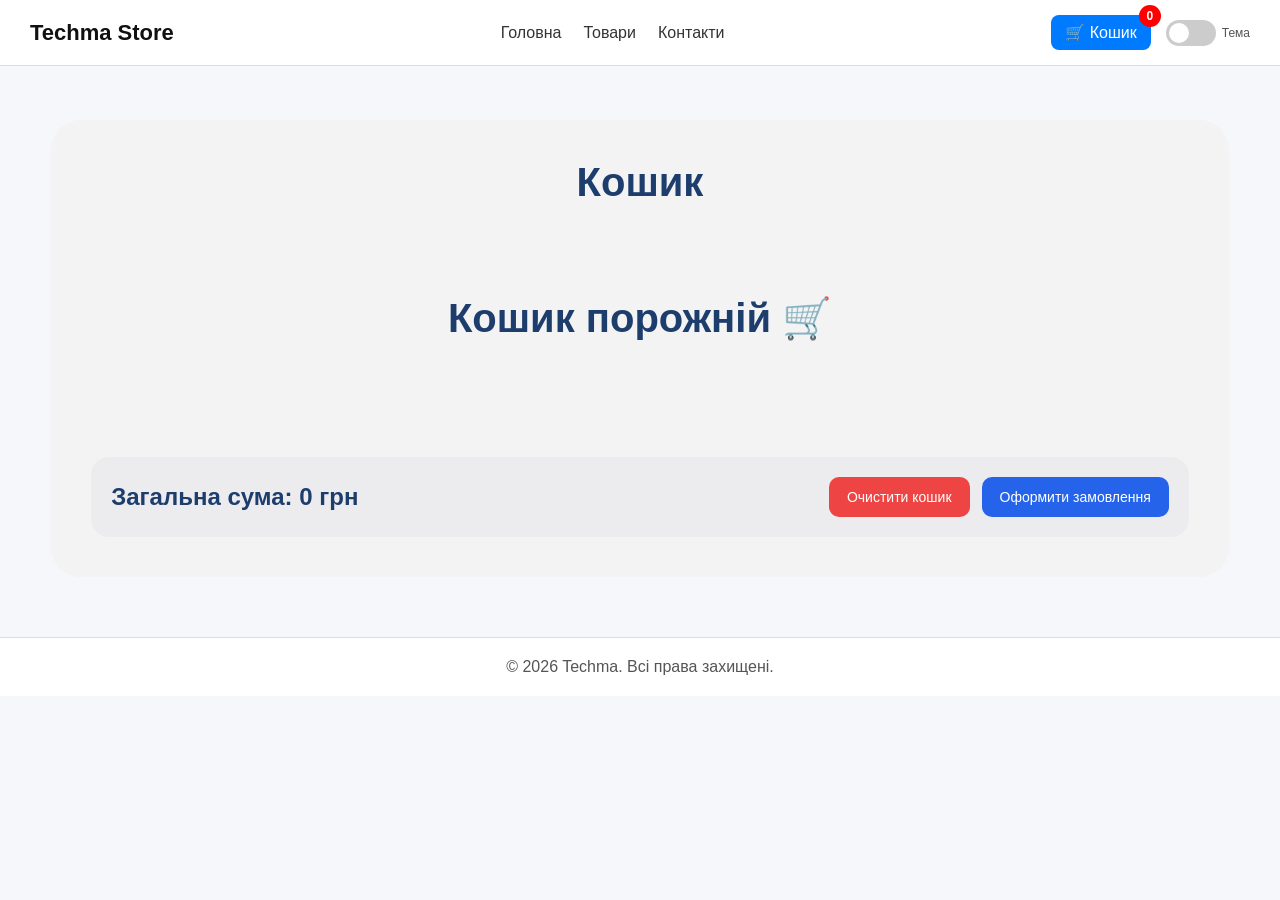
<file: cart.html>
<!DOCTYPE html>
<html lang="uk">

<head>
    <meta charset="UTF-8">
    <meta name="viewport" content="width=device-width, initial-scale=1.0">

    <title>Кошик | Techma</title>

    <link rel="stylesheet" href="cart.css">
</head>

<body>

<!-- =========================
     HEADER
========================= -->

<header class="header">

    <!-- LOGO -->
    <a href="index.html" class="logo">Techma Store</a>


    <!-- NAVIGATION -->
    <nav class="nav">

        <a href="index.html">
            Головна
        </a>

        <a href="catalog.html">
            Товари
        </a>

        <a href="contacts.html">
            Контакти
        </a>

    </nav>



    <!-- RIGHT SIDE -->
    <div class="header-actions">

        <!-- CART -->
        <a href="cart.html" class="cart-btn">

            🛒 Кошик

            <span id="cart-count">
                0
            </span>

        </a>



        <!-- THEME -->
        <div class="theme-box">

            <label class="theme-switch">

                <input type="checkbox" id="theme-toggle">

                <span class="slider-switch"></span>

            </label>

            <span class="theme-text">
                Тема
            </span>

        </div>

    </div>

</header>



<!-- =========================
     MAIN
========================= -->

<main class="cart-page">

    <h2>
        Кошик
    </h2>



    <!-- СПИСОК ТОВАРІВ -->
    <div id="cart-container"></div>



    <!-- BOTTOM -->
    <div class="cart-bottom">

        <!-- TOTAL -->
        <div class="cart-total">

            Загальна сума:
            <span id="total-price">
                0
            </span>
            грн

        </div>



        <!-- BUTTONS -->
        <div class="cart-buttons">

            <button class="clear-cart-btn">

                Очистити кошик

            </button>



            <button class="order-btn">

                Оформити замовлення

            </button>

        </div>

    </div>

</main>



<!-- =========================
     FOOTER
========================= -->

<footer class="footer">

    <p>
        © 2026 Techma. Всі права захищені.
    </p>

</footer>



<!-- =========================
     CLEAR CART MODAL
========================= -->

<div class="confirm-modal" id="confirm-modal">

    <div class="confirm-box">

        <h3>
            Очистити кошик?
        </h3>

        <p>
            Ви впевнені, що хочете видалити всі товари?
        </p>



        <div class="confirm-buttons">

            <button id="cancel-clear">

                Скасувати

            </button>



            <button id="confirm-clear">

                Так, очистити

            </button>

        </div>

    </div>

</div>



<!-- =========================
     ORDER MODAL
========================= -->

<div class="confirm-modal" id="order-modal">

    <div class="order-box">

        <!-- TITLE -->
        <h2>

            Оформлення замовлення

        </h2>



        <!-- PRODUCTS -->
        <div id="order-products"></div>



        <!-- TOTAL -->
        <div class="order-total">

            Загальна сума:
            <span id="order-total-price">
                0
            </span>
            ₴

        </div>



        <!-- FORM -->
        <form id="order-form">

            <!-- NAME -->
            <div class="form-group">

                <label>
                    Ім’я
                </label>

                <input 
                    type="text"
                    placeholder="Олександр"
                    required
                >

            </div>



            <!-- SURNAME -->
            <div class="form-group">

                <label>
                    Прізвище
                </label>

                <input 
                    type="text"
                    placeholder="Іваненко"
                    required
                >

            </div>



            <!-- PHONE -->
            <div class="form-group">

                <label>
                    Телефон
                </label>

                <input 
                    type="tel"
                    placeholder="+380..."
                    required
                >

            </div>



            <!-- EMAIL -->
            <div class="form-group">

                <label>
                    Email
                </label>

                <input 
                    type="email"
                    placeholder="example@gmail.com"
                    required
                >

            </div>



            <!-- CITY -->
            <div class="form-group">

                <label>
                    Місто
                </label>

                <input 
                    type="text"
                    placeholder="Київ"
                    required
                >

            </div>



            <!-- POST -->
            <div class="form-group">

                <label>
                    Відділення Нової Пошти
                </label>

                <input 
                    type="text"
                    placeholder="№12"
                    required
                >

            </div>



            <!-- BUTTONS -->
            <div class="order-buttons">

                <!-- CANCEL -->
                <button 
                    type="button"
                    id="close-order-modal"
                >

                    Скасувати

                </button>



                <!-- SUBMIT -->
                <button type="submit">

                    Підтвердити замовлення

                </button>

            </div>

        </form>

    </div>

</div>

<!-- SUCCESS MODAL -->

<div class="confirm-modal" id="success-modal">

    <div class="success-box">

        <!-- ICON -->
        <div class="success-icon">

            ✓

        </div>



        <!-- TITLE -->
        <h2>

            Замовлення оформлено

        </h2>



        <!-- TEXT -->
        <p>

            Дякуємо за покупку у Techma Store

        </p>



        <!-- BUTTON -->
        <button id="success-close">

            Добре

        </button>

    </div>

</div>
<!-- EMPTY CART MODAL -->
<div class="error-modal" id="error-modal">

    <div class="error-box">

        <div class="error-icon">⚠</div>

        <h3>Кошик порожній</h3>

        <p>Додайте товари перед оформленням замовлення</p>

        <button id="close-error">
            Ок
        </button>

    </div>

</div>


<!-- =========================
     JS
========================= -->

<script src="cart.js"></script>

</body>
</html>
</file>
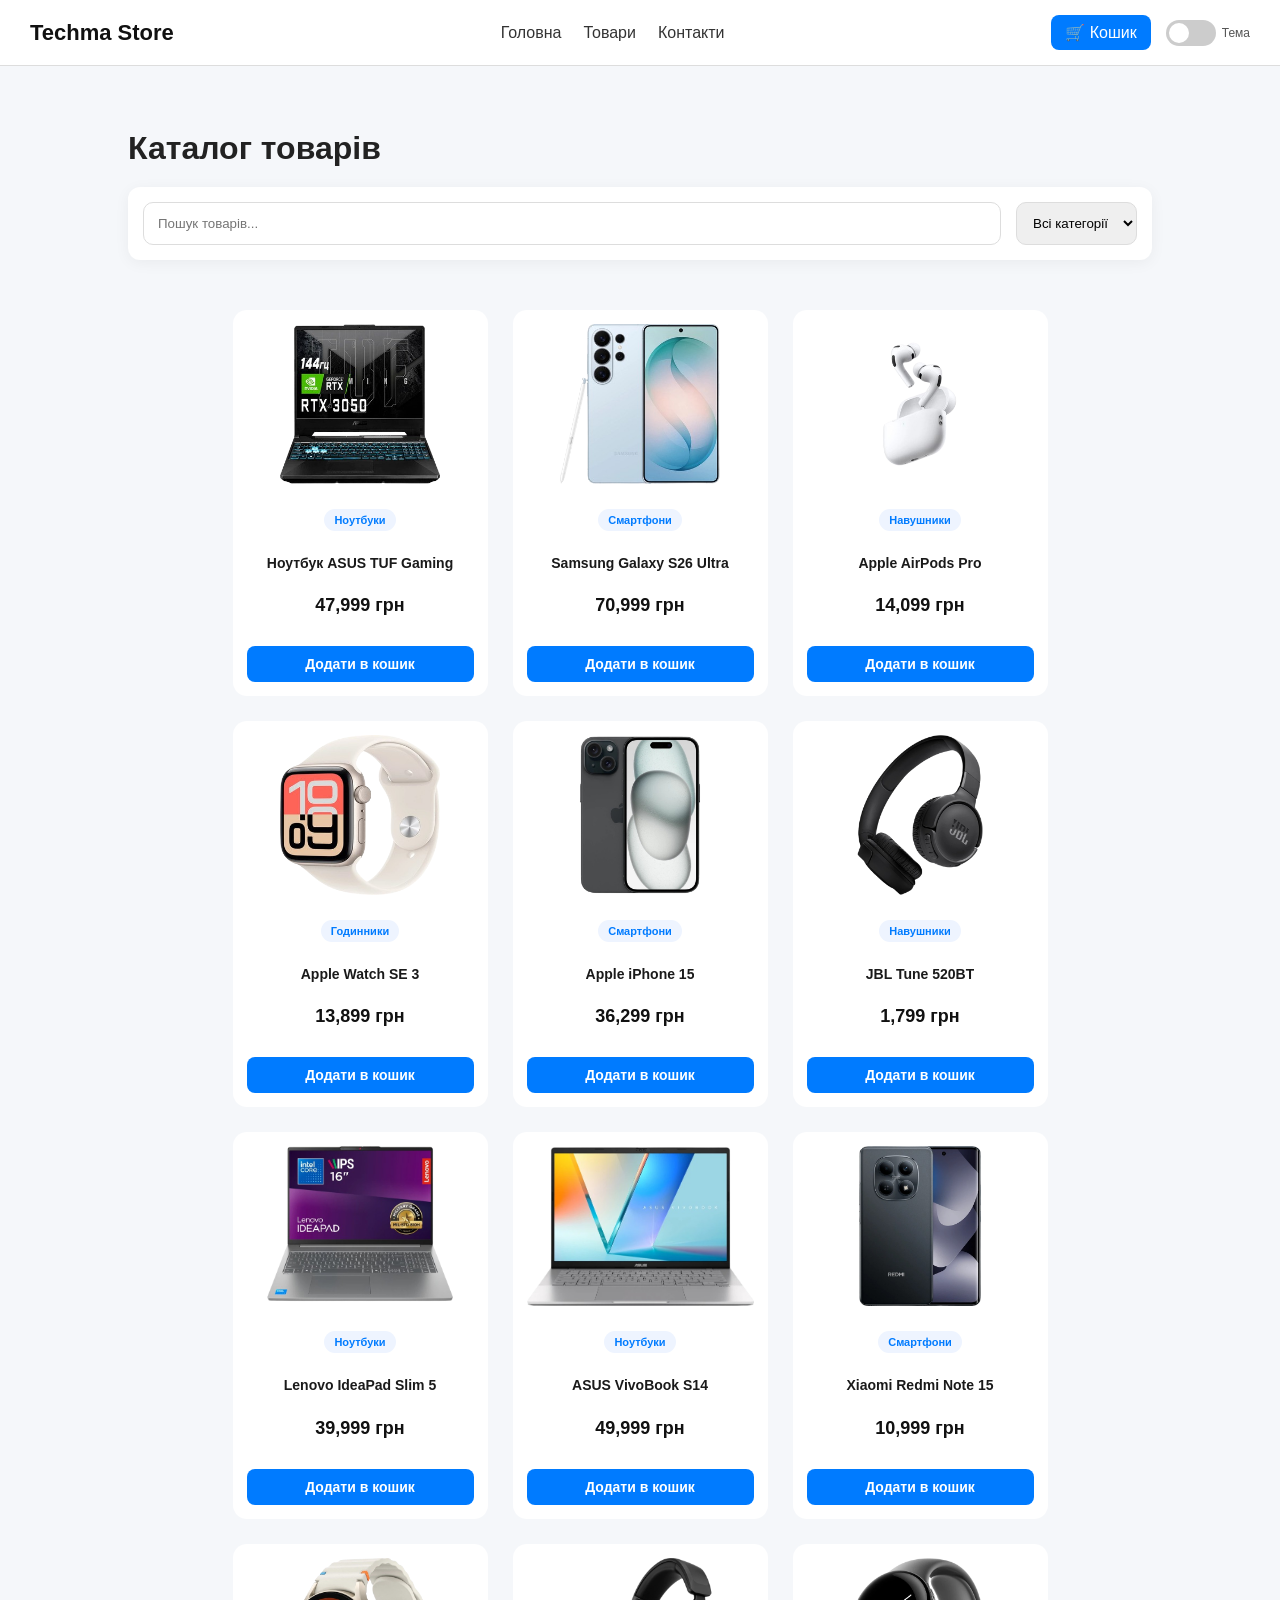
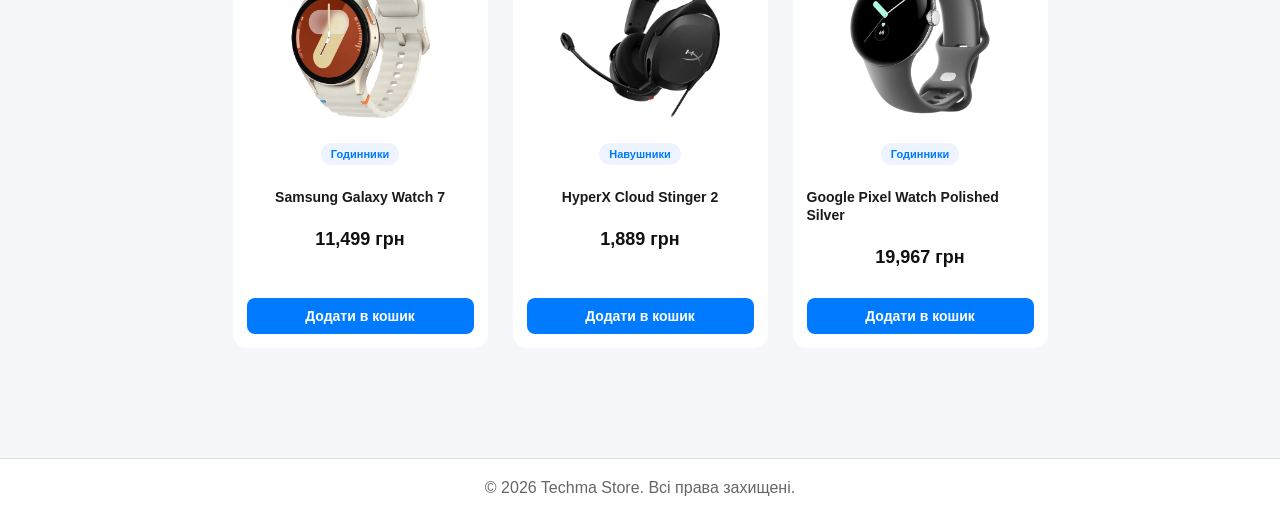
<file: catalog.html>
<!DOCTYPE html>
<html lang="uk">
<head>
    <meta charset="UTF-8">
    <meta name="viewport" content="width=device-width, initial-scale=1.0">
    <title>Каталог | Techma Store</title>
    <link rel="stylesheet" href="catalog.css">
</head>
<body>

<header class="header">

    <a href="index.html" class="logo">Techma Store</a>

    <nav class="nav">
        <a href="index.html">Головна</a>
        <a href="catalog.html">Товари</a>
        <a href="contacts.html">Контакти</a>
    </nav>

    <div class="header-actions">

    <a href="cart.html" class="cart-btn">

        🛒 Кошик

        <!-- кружечок -->
        <span id="cart-count">0</span>

    </a>



        <div class="theme-box">

            <label class="theme-switch">
                <input type="checkbox" id="theme-toggle">
                <span class="slider-switch"></span>
            </label>

            <span class="theme-text">Тема</span>

        </div>

    </div>

</header>

<!-- ===== CATALOG ===== -->
<main class="catalog">

    <h1>Каталог товарів</h1>

    <!-- ПОШУК -->
    <div class="catalog-controls">

        <input type="text" placeholder="Пошук товарів..." class="search-input">

        <select class="filter-select">
            <option>Всі категорії</option>
            <option>Ноутбуки</option>
            <option>Смартфони</option>
            <option>Навушники</option>
            <option>Годинники</option>
        </select>

    </div>
    <div class="products-container" id="products-container"></div>

    



</main>

<!-- ===== FOOTER ===== -->
<footer class="footer">
    <div class="footer-container">
        <p>© 2026 Techma Store. Всі права захищені.</p>
    </div>
</footer>

<script src="catalog.js"></script>
<div id="toast-container"></div>
</body>
</html>
</file>
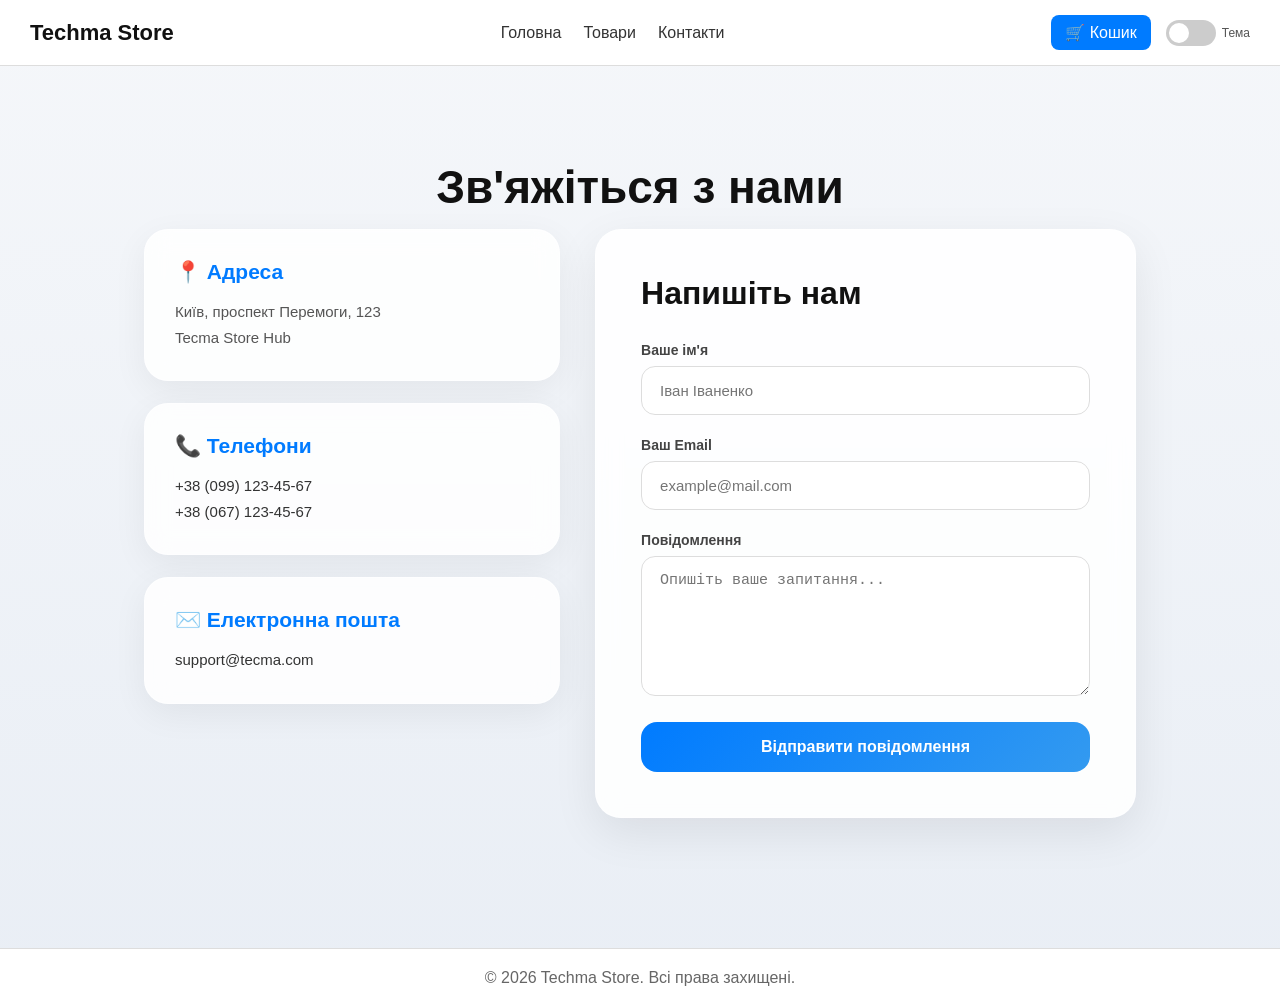
<file: contacts.html>
<!DOCTYPE html>
<html lang="uk">
<head>
    <meta charset="UTF-8">
    <meta name="viewport" content="width=device-width, initial-scale=1.0">
    <title>Контакти | Tecma Store</title>
    <link rel="stylesheet" href="contacs.css">
</head>
<body>
    <header class="header">

    <a href="index.html" class="logo">Techma Store</a>

    <nav class="nav">
        <a href="index.html">Головна</a>
        <a href="catalog.html">Товари</a>
        <a href="contacts.html">Контакти</a>
    </nav>

     <div class="header-actions">

    <a href="cart.html" class="cart-btn">

        🛒 Кошик

        <!-- кружечок -->
        <span id="cart-count">0</span>

    </a>


        <!-- SWITCH + ПІДПИС -->
        <div class="theme-box">

            <label class="theme-switch">
                <input type="checkbox" id="theme-toggle">
                <span class="slider-switch"></span>
            </label>

            <span class="theme-text">Тема</span>
        </div>

    </div>

</header>


    <main class="contacts-section">
    <div class="container">
        <h1 class="contact-title">Зв'яжіться з нами</h1>

        <div class="contact-grid">
            <div class="contact-info">
                <div class="info-card">
                    <h3>📍 Адреса</h3>
                    <p>Київ, проспект Перемоги, 123<br>Tecma Store Hub</p>
                </div>
                <div class="info-card">
                    <h3>📞 Телефони</h3>
                    <p>
                        <a href="tel:+380991234567">+38 (099) 123-45-67</a><br>
                        <a href="tel:+380671234567">+38 (067) 123-45-67</a>
                    </p>
                </div>
                <div class="info-card">
                    <h3>✉️ Електронна пошта</h3>
                    <p><a href="mailto:support@tecma.com">support@tecma.com</a></p>
                </div>
            </div>

            <div class="contact-form-wrapper">
                <h2>Напишіть нам</h2>
                <form id="contactForm">
                    <div class="form-group">
                        <label for="name">Ваше ім'я</label>
                        <input type="text" id="name" name="name" required placeholder="Іван Іваненко">
                    </div>
                    <div class="form-group">
                        <label for="email">Ваш Email</label>
                        <input type="email" id="email" name="email" required placeholder="example@mail.com">
                    </div>
                    <div class="form-group">
                        <label for="message">Повідомлення</label>
                        <textarea id="message" name="message" rows="5" required placeholder="Опишіть ваше запитання..."></textarea>
                    </div>
                    <button type="submit" class="submit-btn">Відправити повідомлення</button>
                </form>
            </div>
        </div>
    </div>
</main>

<!-- SUCCESS MODAL -->
<div class="success-modal" id="success-modal">

    <div class="success-box">

        <div class="success-icon">✔</div>

        <h3>Готово!</h3>

        <p id="success-text">
            Повідомлення відправлено
        </p>

        <button id="close-success">
            Закрити
        </button>

    </div>



</div>

<!-- ===== FOOTER ===== -->
<footer class="footer">
    <div class="footer-container">
        <p>© 2026 Techma Store. Всі права захищені.</p>
    </div>
</footer>
    <script src="contacts.js"></script>
</body>
</html>
</file>
<file: cart.css>
/* =========================
   RESET
========================= */

*{
    margin: 0;
    padding: 0;
    box-sizing: border-box;
}



/* =========================
   BODY
========================= */

body{

    font-family: Arial, sans-serif;

    background: #f5f7fa;

    color: #333;

    padding-top: 90px;
}






/* =========================
   MAIN
========================= */

.cart-page{

    width: 80%;

    margin: 0 auto;

    padding: 40px 0;
}

.cart-page h2{

    margin-bottom: 30px;

    font-size: 32px;
}



/* =========================
   CART ITEM
========================= */

.cart-item{

    background: white;

    border-radius: 14px;

    padding: 20px;

    margin-bottom: 20px;

    display: flex;

    align-items: center;

    gap: 20px;

    transition: 0.3s;
}

.cart-item:hover{

    transform: translateY(-3px);

    box-shadow: 0 5px 20px rgba(0,0,0,0.08);
}



/* IMAGE */

.cart-item img{

    width: 140px;

    height: 140px;

    object-fit: contain;
}



/* INFO */

.cart-info{

    flex: 1;
}

.cart-info h3{

    margin-bottom: 10px;
}

.cart-info p{

    color: #007bff;

    font-weight: bold;
}



/* =========================
   QUANTITY
========================= */

.quantity-controls{

    display: flex;

    align-items: center;

    gap: 10px;

    margin-top: 15px;
}

.quantity-controls button{

    width: 34px;
    height: 34px;

    border: none;

    border-radius: 8px;

    background: #007bff;

    color: white;

    cursor: pointer;

    font-size: 18px;

    transition: 0.3s;
}

.quantity-controls button:hover{

    background: #0056b3;
}



/* =========================
   TOTAL
========================= */

.cart-bottom{

    background: white;

    padding: 25px;

    border-radius: 14px;

    margin-top: 30px;
}

.cart-bottom h3{

    font-size: 24px;
}



/* =========================
   FOOTER
========================= */

.footer{

    background: #fff;

    border-top: 1px solid #ddd;

    margin-top: 60px;
}

.footer p{

    text-align: center;

    padding: 20px;

    color: #555;
}



/* =========================
   DARK THEME
========================= */

body.dark-theme{

    background: #121212;

    color: #eee;
}








/* TOTAL */

body.dark-theme .cart-bottom{

    background: #1e1e1e;
}



/* FOOTER */

body.dark-theme .footer{

    background: #1e1e1e;

    border-top: 1px solid #333;
}



/* =========================
   RESPONSIVE
========================= */

@media (max-width: 768px){

    body{

        padding-top: 130px;
    }



    .header{

        flex-direction: column;

        gap: 10px;

        padding: 12px 15px;
    }



    .logo{

        width: 100%;

        text-align: center;
    }



    .nav{

        flex-wrap: wrap;

        justify-content: center;
    }



    .header-actions{

        width: 100%;

        justify-content: center;
    }



    .cart-page{

        width: 95%;
    }



    .cart-item{

        flex-direction: column;

        text-align: center;
    }



    .cart-item img{

        width: 100px;

        height: 100px;
    }
}

/* =========================
   КОНТЕЙНЕР КОШИКА
========================= */

.cart-page{

    width: 90%;

    max-width: 1450px;

    margin: 40px auto;

    background: #f3f3f3;

    border-radius: 30px;

    padding: 40px;
}



/* =========================
   TITLE
========================= */

.cart-page h2{

    text-align: center;

    font-size: 52px;

    margin-bottom: 50px;

    color: #1d3d6d;
}



/* =========================
   КАРТКА ТОВАРУ
========================= */

.cart-item{

    background: #ececef;

    border-radius: 28px;

    padding: 35px;

    margin-bottom: 35px;

    display: flex;

    align-items: center;

    gap: 40px;

    transition: 0.3s;
}

.cart-item:hover{

    transform: translateY(-3px);

    box-shadow: 0 10px 30px rgba(0,0,0,0.06);
}



/* =========================
   IMAGE
========================= */

.cart-item img{

    width: 170px;

    height: 170px;

    object-fit: contain;
}



/* =========================
   INFO
========================= */

.cart-info{

    flex: 1;
}

.cart-info h3{

    font-size: 26px;

    margin-bottom: 25px;

    max-width: 900px;

    line-height: 1.4;
}



/* =========================
   PRICE BOX
========================= */

.price-box{

    display: inline-flex;

    align-items: center;

    gap: 18px;

    background: #f5f5f5;

    padding: 18px 28px;

    border-radius: 18px;

    margin-bottom: 25px;
}

.price-icon{

    font-size: 40px;
}

.price{

    font-size: 24px;

    font-weight: bold;

    color: #ef4444;
}



/* =========================
   QUANTITY
========================= */

.quantity-controls{

    display: flex;

    align-items: center;

    gap: 16px;
}



/* КНОПКИ */

.quantity-controls button{

    width: 48px;

    height: 48px;

    border: none;

    border-radius: 12px;

    background: #1f3b67;

    color: white;

    font-size: 28px;

    cursor: pointer;

    transition: 0.3s;
}

.quantity-controls button:hover{

    background: #2e528c;

    transform: scale(1.05);
}



/* ЧИСЛО */

.quantity-controls span{

    font-size: 34px;

    font-weight: bold;

    min-width: 50px;

    text-align: center;
}



/* =========================
   TOTAL
========================= */

.cart-bottom{

    margin-top: 50px;

    background: #ececef;

    border-radius: 25px;

    padding: 35px;
}

.cart-bottom h3{

    font-size: 36px;

    color: #1d3d6d;
}



/* =========================
   EMPTY
========================= */

.empty-cart{

    text-align: center;

    padding: 80px 20px;

    font-size: 30px;

    color: #666;
}



/* =========================
   RESPONSIVE
========================= */

@media (max-width: 900px){

    .cart-item{

        flex-direction: column;

        text-align: center;
    }



    .cart-info h3{

        font-size: 22px;
    }



    .cart-page h2{

        font-size: 38px;
    }



    .quantity-controls{

        justify-content: center;
    }
}



@media (max-width: 600px){

    .cart-page{

        width: 95%;

        padding: 20px;
    }



    .cart-item{

        padding: 20px;
    }



    .cart-item img{

        width: 120px;

        height: 120px;
    }



    .quantity-controls span{

        font-size: 26px;
    }
}

/* =========================
   КАРТКА
========================= */

.cart-item{

    background: #ececef;

    border-radius: 20px;

    padding: 20px;

    margin-bottom: 20px;

    display: flex;

    align-items: center;

    gap: 25px;
}



/* КАРТИНКА */

.cart-item img{

    width: 110px;

    height: 110px;

    object-fit: contain;
}



/* INFO */

.cart-info h3{

    font-size: 20px;

    margin-bottom: 15px;
}



/* PRICE */

.price-box{

    padding: 12px 18px;

    border-radius: 14px;

    margin-bottom: 15px;
}

.price{

    font-size: 20px;
}



/* QUANTITY */

.quantity-controls button{

    width: 40px;

    height: 40px;

    font-size: 22px;
}

.quantity-controls span{

    font-size: 24px;
}



/* =========================
   BOTTOM
========================= */

.cart-bottom{

    margin-top: 35px;

    background: #ececef;

    border-radius: 20px;

    padding: 25px;

    display: flex;

    justify-content: space-between;

    align-items: center;

    flex-wrap: wrap;

    gap: 20px;
}



/* SUM */

.cart-total{

    font-size: 28px;

    font-weight: bold;

    color: #1d3d6d;
}



/* BUTTONS */

.cart-buttons{

    display: flex;

    gap: 15px;

    flex-wrap: wrap;
}



/* CLEAR */

.clear-cart-btn{

    background: #ef4444;

    color: white;

    border: none;

    padding: 14px 22px;

    border-radius: 12px;

    cursor: pointer;

    font-size: 16px;

    transition: 0.3s;
}

.clear-cart-btn:hover{

    background: #dc2626;
}



/* ORDER */

.order-btn{

    background: #2563eb;

    color: white;

    border: none;

    padding: 14px 22px;

    border-radius: 12px;

    cursor: pointer;

    font-size: 16px;

    transition: 0.3s;
}

.order-btn:hover{

    background: #1d4ed8;
}

/* =========================
   MODAL
========================= */

.confirm-modal{

    position: fixed;

    inset: 0;

    background: rgba(0,0,0,0.5);

    display: none;

    justify-content: center;

    align-items: center;

    z-index: 5000;
}



/* BOX */

.confirm-box{

    background: white;

    padding: 30px;

    border-radius: 20px;

    width: 400px;

    text-align: center;
}

.confirm-box h3{

    font-size: 28px;

    margin-bottom: 15px;
}

.confirm-box p{

    color: #666;

    margin-bottom: 25px;
}



/* BUTTONS */

.confirm-buttons{

    display: flex;

    justify-content: center;

    gap: 15px;
}

.confirm-buttons button{

    border: none;

    padding: 12px 20px;

    border-radius: 10px;

    cursor: pointer;

    font-size: 15px;
}



/* CANCEL */

#cancel-clear{

    background: #ddd;
}



/* CONFIRM */

#confirm-clear{

    background: #ef4444;

    color: white;
}

/* =========================
   CART PAGE
========================= */

.cart-page{

    width: 92%;

    max-width: 1200px;

    margin: 30px auto;
}



/* =========================
   TITLE
========================= */

.cart-page h2{

    text-align: center;

    font-size: 40px;

    margin-bottom: 30px;

    color: #1d3d6d;
}



/* =========================
   CART ITEM
========================= */

.cart-item{

    background: #ececef;

    border-radius: 18px;

    padding: 16px;

    margin-bottom: 16px;

    display: flex;

    align-items: center;

    gap: 18px;

    transition: 0.3s;
}

.cart-item:hover{

    transform: translateY(-2px);

    box-shadow: 0 6px 18px rgba(0,0,0,0.06);
}



/* IMAGE */

.cart-item img{

    width: 90px;

    height: 90px;

    object-fit: contain;
}



/* INFO */

.cart-info{

    flex: 1;
}

.cart-info h3{

    font-size: 17px;

    margin-bottom: 10px;

    line-height: 1.4;
}



/* =========================
   PRICE
========================= */

.price-box{

    display: inline-flex;

    align-items: center;

    gap: 10px;

    background: #f7f7f7;

    padding: 10px 16px;

    border-radius: 12px;

    margin-bottom: 12px;
}

.price-icon{

    font-size: 24px;
}

.price{

    font-size: 18px;

    font-weight: bold;

    color: #ef4444;
}



/* =========================
   QUANTITY
========================= */

.quantity-controls{

    display: flex;

    align-items: center;

    gap: 12px;
}



/* BUTTONS */

.quantity-controls button{

    width: 34px;

    height: 34px;

    border: none;

    border-radius: 10px;

    background: #1f3b67;

    color: white;

    font-size: 20px;

    cursor: pointer;

    transition: 0.3s;
}

.quantity-controls button:hover{

    background: #30558f;
}



/* NUMBER */

.quantity-controls span{

    font-size: 22px;

    font-weight: bold;

    min-width: 30px;

    text-align: center;
}



/* =========================
   BOTTOM
========================= */

.cart-bottom{

    margin-top: 25px;

    background: #ececef;

    border-radius: 18px;

    padding: 20px;

    display: flex;

    justify-content: space-between;

    align-items: center;

    gap: 20px;

    flex-wrap: wrap;
}



/* TOTAL */

.cart-total{

    font-size: 24px;

    font-weight: bold;

    color: #1d3d6d;
}



/* BUTTONS */

.cart-buttons{

    display: flex;

    gap: 12px;

    flex-wrap: wrap;
}



/* CLEAR */

.clear-cart-btn{

    background: #ef4444;

    color: white;

    border: none;

    padding: 12px 18px;

    border-radius: 10px;

    cursor: pointer;

    font-size: 14px;

    transition: 0.3s;
}

.clear-cart-btn:hover{

    background: #dc2626;
}



/* ORDER */

.order-btn{

    background: #2563eb;

    color: white;

    border: none;

    padding: 12px 18px;

    border-radius: 10px;

    cursor: pointer;

    font-size: 14px;

    transition: 0.3s;
}

.order-btn:hover{

    background: #1d4ed8;
}



/* =========================
   EMPTY
========================= */

.empty-cart{

    text-align: center;

    padding: 60px 20px;

    font-size: 24px;

    color: #666;
}



/* =========================
   CART DARK THEME (FIXED)
========================= */

body.dark-theme {
    background: #121212;
    color: #eaeaea;
}

/* HEADER */
body.dark-theme .header {
    background: #1a1a1a;
    border-bottom: 1px solid #2a2a2a;
}

/* NAV */
body.dark-theme .nav a {
    color: #cfcfcf;
}

body.dark-theme .nav a:hover {
    color: #4dabf7;
}

/* CART PAGE */
body.dark-theme .cart-page {
    background: #141414;
}

/* TITLE */
body.dark-theme .cart-page h2 {
    color: #4dabf7;
}

/* CART ITEM */
body.dark-theme .cart-item {
    background: #1f1f1f;
    border: 1px solid #2a2a2a;
}

/* PRODUCT TEXT */
body.dark-theme .cart-info h3 {
    color: #ffffff;
}

/* PRICE BOX */
body.dark-theme .price-box {
    background: #2a2a2a;
}

body.dark-theme .price {
    color: #4dabf7;
}

/* QUANTITY */
body.dark-theme .quantity-controls button {
    background: #2d2d2d;
    border: 1px solid #3a3a3a;
}

body.dark-theme .quantity-controls button:hover {
    background: #3a3a3a;
}

/* BOTTOM PANEL */
body.dark-theme .cart-bottom {
    background: #1f1f1f;
    border: 1px solid #2a2a2a;
}

body.dark-theme .cart-total {
    color: #4dabf7;
}

/* BUTTONS */
body.dark-theme .clear-cart-btn {
    background: #ef4444;
}

body.dark-theme .clear-cart-btn:hover {
    background: #dc2626;
}

body.dark-theme .order-btn {
    background: #2563eb;
}

body.dark-theme .order-btn:hover {
    background: #1d4ed8;
}

/* EMPTY STATE */
body.dark-theme .empty-cart {
    color: #aaa;
}

/* FOOTER */
body.dark-theme .footer {
    background: #1a1a1a;
    border-top: 1px solid #2a2a2a;
}

body.dark-theme .footer p {
    color: #aaa;
}

/* MODAL */
body.dark-theme .confirm-box {
    background: #1f1f1f;
    color: #fff;
}

body.dark-theme .confirm-box p {
    color: #aaa;
}

body.dark-theme #cancel-clear {
    background: #333;
    color: #fff;
}

/* =========================
   RESPONSIVE
========================= */

@media (max-width: 768px){

    .cart-page{

        width: 96%;
    }



    .cart-page h2{

        font-size: 30px;
    }



    .cart-item{

        flex-direction: column;

        text-align: center;

        padding: 18px;
    }



    .cart-item img{

        width: 80px;

        height: 80px;
    }



    .cart-info h3{

        font-size: 16px;
    }



    .quantity-controls{

        justify-content: center;
    }



    .cart-bottom{

        flex-direction: column;

        text-align: center;
    }



    .cart-buttons{

        width: 100%;

        justify-content: center;
    }



    .cart-total{

        font-size: 22px;
    }
}



@media (max-width: 480px){

    .cart-buttons{

        flex-direction: column;

        width: 100%;
    }



    .clear-cart-btn,
    .order-btn{

        width: 100%;
    }
}

/* ===== CHECKBOX ===== */
.cart-left{
    display: flex;
    align-items: center;
    gap: 15px;
}

.cart-check{
    width: 20px;
    height: 20px;

    cursor: pointer;

    accent-color: #7c3aed;
}

.cart-check{
    width: 20px;
    height: 20px;

    cursor: pointer;

    accent-color: #7c3aed;

    margin-right: 10px;
}

/* =========================
   ORDER MODAL
========================= */

.order-modal{

    position: fixed;

    inset: 0;

    background: rgba(0,0,0,0.6);

    display: none;

    justify-content: center;

    align-items: center;

    z-index: 6000;

    padding: 20px;
}



/* BOX */

.order-box{

    width: 100%;

    max-width: 600px;

    background: white;

    border-radius: 24px;

    padding: 30px;

    max-height: 90vh;

    overflow-y: auto;
}



/* TITLE */

.order-box h2{

    text-align: center;

    margin-bottom: 25px;

    font-size: 32px;
}



/* PRODUCTS */

#order-products{

    display: flex;

    flex-direction: column;

    gap: 15px;

    margin-bottom: 25px;
}



/* ITEM */

.order-product{

    background: #f5f5f5;

    border-radius: 14px;

    padding: 15px;

    display: flex;

    justify-content: space-between;

    align-items: center;
}



/* TOTAL */

.order-total{

    font-size: 24px;

    font-weight: bold;

    margin-bottom: 25px;

    color: #2563eb;
}



/* FORM */

#order-form{

    display: flex;

    flex-direction: column;

    gap: 15px;
}



/* INPUT */

#order-form input{

    padding: 14px;

    border-radius: 12px;

    border: 1px solid #ccc;

    font-size: 15px;

    outline: none;
}

#order-form input:focus{

    border-color: #2563eb;
}



/* BUTTONS */

.order-actions{

    display: flex;

    gap: 15px;

    margin-top: 10px;
}



/* BUTTON */

.order-actions button{

    flex: 1;

    border: none;

    padding: 14px;

    border-radius: 12px;

    cursor: pointer;

    font-size: 15px;

    transition: 0.3s;
}



/* CANCEL */

#close-order-modal{

    background: #ddd;
}



/* SUBMIT */

.order-actions button[type="submit"]{

    background: #2563eb;

    color: white;
}

.order-actions button[type="submit"]:hover{

    background: #1d4ed8;
}



/* =========================
   DARK THEME
========================= */

body.dark-theme .order-box{

    background: #1f1f1f;

    color: white;
}

body.dark-theme .order-product{

    background: #2a2a2a;
}

body.dark-theme #order-form input{

    background: #2a2a2a;

    border: 1px solid #444;

    color: white;
}

body.dark-theme #close-order-modal{

    background: #333;

    color: white;
}



/* =========================
   MOBILE
========================= */

@media (max-width: 600px){

    .order-box{

        padding: 20px;
    }

    .order-box h2{

        font-size: 24px;
    }

    .order-total{

        font-size: 20px;
    }

    .order-actions{

        flex-direction: column;
    }
}

/* =========================
   ORDER MODAL
========================= */

.order-box{

    width: 95%;
    max-width: 650px;

    max-height: 90vh;

    overflow-y: auto;

    background: white;

    border-radius: 4px;

    padding: 30px;
}



/* TITLE */

.order-box h2{

    text-align: center;

    margin-bottom: 25px;

    font-size: 32px;
}



/* PRODUCTS */

#order-products{

    display: flex;

    flex-direction: column;

    gap: 12px;

    margin-bottom: 25px;
}



/* PRODUCT */

.order-product{

    display: flex;

    justify-content: space-between;

    gap: 15px;

    background: #f3f4f6;

    padding: 14px 16px;

    border-radius: 12px;
}



/* TOTAL */

.order-total{

    font-size: 24px;

    font-weight: bold;

    margin-bottom: 30px;

    color: #2563eb;
}



/* FORM */

.form-group{

    margin-bottom: 18px;
}



/* LABEL */

.form-group label{

    display: block;

    margin-bottom: 8px;

    font-weight: bold;
}



/* INPUT */

.form-group input{

    width: 100%;

    padding: 14px;

    border-radius: 10px;

    border: 1px solid #ccc;

    outline: none;

    font-size: 15px;

    transition: 0.3s;
}



/* FOCUS */

.form-group input:focus{

    border-color: #2563eb;

    box-shadow: 0 0 0 3px rgba(37,99,235,0.15);
}



/* BUTTONS */

.order-buttons{

    display: flex;

    justify-content: flex-end;

    gap: 12px;

    margin-top: 25px;
}



/* BUTTON */

.order-buttons button{

    border: none;

    padding: 14px 22px;

    border-radius: 10px;

    cursor: pointer;

    font-size: 15px;

    transition: 0.3s;
}



/* CANCEL */

#close-order-modal{

    background: #ddd;
}



/* SUBMIT */

.order-buttons button[type="submit"]{

    background: #2563eb;

    color: white;
}

.order-buttons button[type="submit"]:hover{

    background: #1d4ed8;
}



/* =========================
   DARK THEME
========================= */

body.dark-theme .order-box{

    background: #1f1f1f;

    color: white;
}



body.dark-theme .order-product{

    background: #2a2a2a;
}



body.dark-theme .form-group input{

    background: #2a2a2a;

    border: 1px solid #444;

    color: white;
}



body.dark-theme #close-order-modal{

    background: #333;

    color: white;
}



/* =========================
   MOBILE
========================= */

@media (max-width: 600px){

    .order-box{

        padding: 20px;
    }



    .order-box h2{

        font-size: 24px;
    }



    .order-product{

        flex-direction: column;

        align-items: flex-start;
    }



    .order-total{

        font-size: 20px;
    }



    .order-buttons{

        flex-direction: column;
    }



    .order-buttons button{

        width: 100%;
    }
}

/* =========================
   SUCCESS MODAL
========================= */

.success-box{

    width: 90%;
    max-width: 420px;

    background: white;

    border-radius: 24px;

    padding: 40px 30px;

    text-align: center;
}



/* ICON */

.success-icon{

    width: 90px;
    height: 90px;

    margin: 0 auto 25px;

    border-radius: 50%;

    background: #22c55e;

    color: white;

    display: flex;
    align-items: center;
    justify-content: center;

    font-size: 48px;

    font-weight: bold;
}



/* TITLE */

.success-box h2{

    font-size: 30px;

    margin-bottom: 15px;
}



/* TEXT */

.success-box p{

    color: #666;

    margin-bottom: 30px;

    line-height: 1.5;
}



/* BUTTON */

.success-box button{

    border: none;

    background: #2563eb;

    color: white;

    padding: 14px 24px;

    border-radius: 12px;

    cursor: pointer;

    font-size: 15px;

    transition: 0.3s;
}

.success-box button:hover{

    background: #1d4ed8;
}



/* =========================
   DARK THEME
========================= */

body.dark-theme .success-box{

    background: #1f1f1f;

    color: white;
}



body.dark-theme .success-box p{

    color: #aaa;
}

/* =========================
   ERROR MODAL
========================= */

.error-modal{
    position: fixed;
    inset: 0;

    background: rgba(0,0,0,0.5);

    display: none;
    justify-content: center;
    align-items: center;

    z-index: 6000;
}

.error-box{
    background: #fff;
    padding: 30px;
    border-radius: 20px;

    width: 320px;
    text-align: center;

    animation: pop 0.25s ease;
}

.error-icon{
    width: 60px;
    height: 60px;

    margin: 0 auto 15px;

    background: #ef4444;
    color: white;

    font-size: 30px;

    display: flex;
    align-items: center;
    justify-content: center;

    border-radius: 50%;
}

.error-box h3{
    margin-bottom: 10px;
}

.error-box p{
    color: #666;
    margin-bottom: 20px;
}

.error-box button{
    padding: 10px 18px;
    border: none;

    border-radius: 10px;

    cursor: pointer;

    background: #ef4444;
    color: white;
}

/* dark mode */
body.dark-theme .error-box{
    background: #1f1f1f;
    color: #fff;
}

body.dark-theme .error-box p{
    color: #aaa;
}
/* =========================
   ICON FIX (CENTER + BIGGER)
========================= */

.success-icon,
.error-icon{

    width: 70px;
    height: 70px;

    margin: 0 auto 18px;

    display: flex;
    align-items: center;
    justify-content: center;

    font-size: 40px;

    border-radius: 50%;

    line-height: 1;

    font-weight: bold;
}

/* LOGO LIGHT (за замовчуванням вже є) */
.logo{
    text-decoration: none;
    color: #111;
    transition: 1s;
}

/* =========================
   LOGO DARK MODE
========================= */

body.dark-theme .logo{
    color: #fff;
}

.logo:hover{
    transform: scale(1.05);  /* легке збільшення */
    color: #007bff;          /* легка зміна кольору */

}

body.dark-theme .logo:hover{
    color: #4dabf7;
}

.logo{
    cursor: pointer;
    text-decoration: none;
    color: #111;

    display: inline-block; /* потрібно для transform */

    transition: transform 0.25s ease, color 0.25s ease;
}

/* =========================
   НЕАКТИВНИЙ ТОВАР
========================= */

.cart-item.inactive{

    opacity: 0.5;

    filter: grayscale(40%);

    transform: scale(0.98);

    transition: 0.3s;
}

/* прибираємо hover ефект */
.cart-item.inactive:hover{

    transform: scale(0.98);

    box-shadow: none;
}

/* текст */
.cart-item.inactive h3{

    color: #888;
}

/* price box */
.cart-item.inactive .price-box{

    background: #dcdcdc;
}

/* кнопки */
.cart-item.inactive .quantity-controls button{

    background: #777;
}
/* DARK */

body.dark-theme .cart-item.inactive{

    background: #181818;

    border: 1px solid #2a2a2a;
}

body.dark-theme .cart-item.inactive .price-box{

    background: #2b2b2b;
}

body.dark-theme .cart-item.inactive h3{

    color: #777;
}
/* =========================
   CHECKBOX
========================= */

.cart-check{

    appearance: none;

    width: 22px;
    height: 22px;

    border-radius: 6px;

    cursor: pointer;

    position: relative;

    transition: 0.25s;

    /* LIGHT THEME */
    background: #ffffff;

    border: 2px solid #bdbdbd;
}



/* HOVER */

.cart-check:hover{

    border-color: #2563eb;

    transform: scale(1.05);
}



/* ACTIVE */

.cart-check:checked{

    background: #2563eb;

    border-color: #2563eb;
}



/* CHECK ICON */

.cart-check:checked::after{

    content: "✓";

    position: absolute;

    top: 50%;
    left: 50%;

    transform: translate(-50%, -58%);

    color: white;

    font-size: 14px;

    font-weight: bold;
}



/* =========================
   DARK THEME
========================= */

body.dark-theme .cart-check{

    /* світліший за картку */
    background: #353535;

    border: 2px solid #666;
}



/* hover */

body.dark-theme .cart-check:hover{

    border-color: #4dabf7;
}



/* active */

body.dark-theme .cart-check:checked{

    background: #4dabf7;

    border-color: #4dabf7;
}

/* =========================
   HEADER
========================= */

.header{
    position: fixed;

    top: 0;
    left: 0;

    width: 100%;

    z-index: 1000;

    display: flex;
    justify-content: space-between;
    align-items: center;

    padding: 15px 30px;

    background: #fff;

    border-bottom: 1px solid #ddd;

    transition: 0.3s;
}

/* =========================
   LOGO
========================= */

.logo{
    cursor: pointer;
    text-decoration: none;

    color: #111;

    font-size: 22px;
    font-weight: bold;

    display: inline-block;

    transition:
    transform 0.25s ease,
    color 0.25s ease;
}

.logo:hover{
    transform: scale(1.05);

    color: #007bff;
}

/* =========================
   NAVIGATION
========================= */

.nav{
    display: flex;

    gap: 20px;
}

.nav a{
    text-decoration: none;

    color: #333;

    position: relative;

    transition: 0.3s;
}

/* underline animation */

.nav a::after{
    content: "";

    position: absolute;

    left: 0;
    bottom: -4px;

    width: 0%;

    height: 2px;

    background: #007bff;

    transition: 0.3s;
}

.nav a:hover{
    color: #007bff;
}

.nav a:hover::after{
    width: 100%;
}

/* =========================
   RIGHT SIDE
========================= */

.header-actions{
    display: flex;

    align-items: center;

    gap: 15px;
}

/* =========================
   CART BUTTON
========================= */

.cart-btn{
    position: relative;

    display: flex;
    align-items: center;
    gap: 6px;

    background: #007bff;

    color: white;

    text-decoration: none;

    border: none;

    padding: 8px 14px;

    border-radius: 10px;

    cursor: pointer;

    transition: 0.3s;
}

.cart-btn:hover{
    background: #0056b3;

    transform: scale(1.05);
}

/* =========================
   CART BADGE
========================= */

#cart-count{
    position: absolute;

    top: -10px;
    right: -10px;

    min-width: 22px;
    height: 22px;

    padding: 0 6px;

    background: red;

    color: white;

    border-radius: 50%;

    display: flex;
    align-items: center;
    justify-content: center;

    font-size: 12px;

    font-weight: bold;
}

/* =========================
   THEME BOX
========================= */

.theme-box{
    display: flex;

    align-items: center;

    gap: 6px;
}

.theme-text{
    font-size: 12px;

    color: #555;
}

/* =========================
   SWITCH
========================= */

.theme-switch{
    position: relative;

    width: 50px;
    height: 26px;
}

/* hide checkbox */

.theme-switch input{
    display: none;
}

/* slider */

.slider-switch{
    position: absolute;

    cursor: pointer;

    background: #ccc;

    border-radius: 20px;

    width: 100%;
    height: 100%;

    transition: 0.3s;
}

/* circle */

.slider-switch::before{
    content: "";

    position: absolute;

    width: 20px;
    height: 20px;

    left: 3px;
    top: 3px;

    background: white;

    border-radius: 50%;

    transition: 0.3s;
}

/* active */

.theme-switch input:checked + .slider-switch{
    background: #4dabf7;
}

.theme-switch input:checked + .slider-switch::before{
    transform: translateX(24px);
}

/* =========================
   DARK MODE
========================= */

body.dark{
    background:
    linear-gradient(to bottom,#0f1115,#181c24);

    color: #eee;
}

/* header dark */

body.dark .header{
    background: #1b1b1b;

    border-bottom: 1px solid #333;
}

/* logo dark */

body.dark .logo{
    color: #fff;
}

body.dark .logo:hover{
    color: #4dabf7;
}

/* nav dark */

body.dark .nav a{
    color: #ddd;
}

body.dark .nav a:hover{
    color: #4dabf7;
}

/* theme text dark */

body.dark .theme-text{
    color: #ccc;
}

/* cart dark */

body.dark .cart-btn{
    background: #4dabf7;
}

body.dark .cart-btn:hover{
    background: #339af0;
}

/* =========================
   TABLET RESPONSIVE
========================= */

@media (max-width: 1024px) and (min-width: 769px){

    .header{
        display: flex;

        justify-content: space-between;
        align-items: center;

        padding: 15px 40px;
    }

    body{
        padding-top: 90px;
    }

    .nav{
        gap: 25px;
    }
}

/* =========================
   MOBILE HEADER
========================= */

@media (max-width: 768px){

    body{
        padding-top: 120px;
    }

    .header{
        flex-direction: column;

        align-items: center;

        gap: 10px;

        padding: 12px 15px;
    }

    .logo{
        order: 1;

        width: 100%;

        text-align: center;
    }

    .nav{
        order: 2;

        width: 100%;

        justify-content: center;

        flex-wrap: wrap;

        gap: 8px;
    }

    .nav a{
        font-size: 14px;
    }

    .header-actions{
        order: 3;

        width: 100%;

        justify-content: center;

        gap: 15px;
    }
}

/* =========================
   HEADER
========================= */

.header{
    position: fixed;

    top: 0;
    left: 0;

    width: 100%;

    z-index: 1000;

    display: flex;
    justify-content: space-between;
    align-items: center;

    padding: 15px 30px;

    background: #fff;

    border-bottom: 1px solid #ddd;

    transition: 0.3s;
}

/* =========================
   LOGO
========================= */

.logo{
    cursor: pointer;
    text-decoration: none;

    color: #111;

    font-size: 22px;
    font-weight: bold;

    display: inline-block;

    transition:
    transform 0.25s ease,
    color 0.25s ease;
}

.logo:hover{
    transform: scale(1.05);

    color: #007bff;
}

/* =========================
   NAVIGATION
========================= */

.nav{
    display: flex;

    gap: 20px;
}

.nav a{
    text-decoration: none;

    color: #333;

    position: relative;

    transition: 0.3s;
}

/* underline animation */

.nav a::after{
    content: "";

    position: absolute;

    left: 0;
    bottom: -4px;

    width: 0%;

    height: 2px;

    background: #007bff;

    transition: 0.3s;
}

.nav a:hover{
    color: #007bff;
}

.nav a:hover::after{
    width: 100%;
}

/* =========================
   RIGHT SIDE
========================= */

.header-actions{
    display: flex;

    align-items: center;

    gap: 15px;
}

/* =========================
   CART BUTTON
========================= */

.cart-btn{
    position: relative;

    display: flex;
    align-items: center;
    gap: 6px;

    background: #007bff;

    color: white;

    text-decoration: none;

    border: none;

    padding: 8px 14px;

    border-radius: 10px;

    cursor: pointer;

    transition: 0.3s;
}

.cart-btn:hover{
    background: #0056b3;

    transform: scale(1.05);
}

/* =========================
   CART BADGE
========================= */

#cart-count{
    position: absolute;

    top: -10px;
    right: -10px;

    min-width: 22px;
    height: 22px;

    padding: 0 6px;

    background: red;

    color: white;

    border-radius: 50%;

    display: flex;
    align-items: center;
    justify-content: center;

    font-size: 12px;

    font-weight: bold;
}

/* =========================
   THEME BOX
========================= */

.theme-box{
    display: flex;

    align-items: center;

    gap: 6px;
}

.theme-text{
    font-size: 12px;

    color: #555;
}

/* =========================
   SWITCH
========================= */

.theme-switch{
    position: relative;

    width: 50px;
    height: 26px;
}

/* hide checkbox */

.theme-switch input{
    display: none;
}

/* slider */

.slider-switch{
    position: absolute;

    cursor: pointer;

    background: #ccc;

    border-radius: 20px;

    width: 100%;
    height: 100%;

    transition: 0.3s;
}

/* circle */

.slider-switch::before{
    content: "";

    position: absolute;

    width: 20px;
    height: 20px;

    left: 3px;
    top: 3px;

    background: white;

    border-radius: 50%;

    transition: 0.3s;
}

/* active */

.theme-switch input:checked + .slider-switch{
    background: #4dabf7;
}

.theme-switch input:checked + .slider-switch::before{
    transform: translateX(24px);
}

/* =========================
   DARK MODE
========================= */

body.dark-theme{
    background:
    linear-gradient(to bottom,#0f1115,#181c24);

    color: #eee;
}

/* header dark */

body.dark-theme .header{
    background: #1b1b1b;

    border-bottom: 1px solid #333;
}

/* logo dark */

body.dark-theme .logo{
    color: #fff;
}

body.dark-theme .logo:hover{
    color: #4dabf7;
}

/* nav dark */

body.dark-theme .nav a{
    color: #ddd;
}

body.dark-theme .nav a:hover{
    color: #4dabf7;
}

/* theme text dark */

body.dark-theme .theme-text{
    color: #ccc;
}

/* cart dark */

body.dark-theme .cart-btn{
    background: #4dabf7;
}

body.dark-theme .cart-btn:hover{
    background: #339af0;
}

/* =========================
   TABLET RESPONSIVE
========================= */

@media (max-width: 1024px) and (min-width: 769px){

    .header{
        display: flex;

        justify-content: space-between;
        align-items: center;

        padding: 15px 40px;
    }

    body{
        padding-top: 90px;
    }

    .nav{
        gap: 25px;
    }
}

/* =========================
   MOBILE HEADER
========================= */

@media (max-width: 768px){

    body{
        padding-top: 120px;
    }

    .header{
        flex-direction: column;

        align-items: center;

        gap: 10px;

        padding: 12px 15px;
    }

    .logo{
        order: 1;

        width: 100%;

        text-align: center;
    }

    .nav{
        order: 2;

        width: 100%;

        justify-content: center;

        flex-wrap: wrap;

        gap: 8px;
    }

    .nav a{
        font-size: 14px;
    }

    .header-actions{
        order: 3;

        width: 100%;

        justify-content: center;

        gap: 15px;
    }
}


.cart-btn {
    border-radius: 8px;
}
/* =========================
   UNIVERSAL HEADER FINAL
========================= */

.header{
    position: fixed;

    top: 0;
    left: 0;

    width: 100%;

    z-index: 1000;

    display: flex;

    align-items: center;

    justify-content: space-between;

    padding: 15px 30px;

    background: #fff;

    border-bottom: 1px solid #ddd;
}

/* =========================
   LOGO
========================= */

.logo{
    font-size: 22px;

    font-weight: bold;

    text-decoration: none;

    color: #111;

    white-space: nowrap;
}

/* =========================
   NAV
========================= */

.nav{
    display: flex;

    align-items: center;

    justify-content: center;

    gap: 22px;

    flex: 1;
}

.nav a{
    text-decoration: none;

    color: #333;

    position: relative;

    white-space: nowrap;
}

/* =========================
   RIGHT SIDE
========================= */

.header-actions{
    display: flex;

    align-items: center;

    gap: 15px;

    white-space: nowrap;
}

/* =========================
   MOBILE
========================= */

@media (max-width: 768px){

    body{
        padding-top: 120px;
    }

    .header{
        flex-direction: column;

        gap: 10px;

        padding: 12px 15px;
    }

    .nav{
        flex-wrap: wrap;

        gap: 10px;
    }
}
</file>
<file: catalog.css>
/* =========================
   BASE
========================= */

* {
    margin: 0;
    padding: 0;
    box-sizing: border-box;
}

body {
    font-family: Arial, sans-serif;
    background: #f5f7fa;
    color: #222;
    padding-top: 90px;
}


/* =========================
   CATALOG
========================= */

.catalog {
    width: 80%;
    margin: 0 auto;
    padding: 40px 0;
}

.catalog h1 {
    margin-bottom: 20px;
}

/* =========================
   SEARCH + FILTER
========================= */

.catalog-controls {
    display: flex;
    gap: 15px;

    padding: 15px;
    margin-bottom: 30px;

    background: white;
    border-radius: 12px;

    box-shadow: 0 3px 15px rgba(0,0,0,0.05);
}

/* search */
.search-input {
    flex: 1;

    padding: 12px 14px;

    border: 1px solid #ddd;
    border-radius: 10px;

    outline: none;
    transition: 0.3s;
}

.search-input:focus {
    border-color: #007bff;
}

/* select */
.filter-select {
    padding: 12px;

    border: 1px solid #ddd;
    border-radius: 10px;

    cursor: pointer;
}

/* =========================
   PRODUCTS
========================= */



/* картка */
.product-card {
    display: flex;
    align-items: center;
    gap: 15px;

    background: white;
    padding: 15px;
    border-radius: 12px;

    transition: 0.3s;
}

.product-card:hover {
    transform: translateY(-4px);
    box-shadow: 0 5px 20px rgba(0,0,0,0.08);
}

/* картинка */
.product-card img {
    width: 120px;
    height: 120px;
    object-fit: contain;
}

/* текст */
.product-card h3 {
    font-size: 16px;
    margin-bottom: 8px;
}

.price {
    color: #007bff;
    font-weight: bold;
    margin-bottom: 10px;
}

/* кнопка */
.product-card button {
    background: #007bff;
    color: white;

    border: none;
    border-radius: 8px;

    padding: 8px 12px;

    cursor: pointer;
    transition: 0.3s;
}

.product-card button:hover {
    background: #0056b3;
}

/* =========================
   FOOTER
========================= */

.footer {
    margin-top: 50px;
    padding: 20px;

    background: white;
    border-top: 1px solid #ddd;

    text-align: center;
}

.footer p {
    color: #666;
}

/* =========================
   TABLET
========================= */

@media (max-width: 1024px) {

    .header {
        padding: 15px 20px;
    }

    .nav {
        gap: 15px;
    }

    .products-container {
        grid-template-columns: 1fr;
    }

    .catalog {
        width: 90%;
    }
}

/* =========================
   MOBILE
========================= */

@media (max-width: 768px) {

    body {
        padding-top: 120px;
    }

    .header {
        flex-direction: column;
        gap: 12px;

        padding: 15px;
    }

    .logo {
        text-align: center;
    }

    .nav {
        justify-content: center;
        flex-wrap: wrap;
        gap: 15px;
    }

    .header-actions {
        justify-content: center;
    }

    .catalog {
        width: 95%;
    }

    .catalog-controls {
        flex-direction: column;
    }

    .product-card {
        flex-direction: column;
        text-align: center;
    }

    .product-card img {
        width: 100px;
        height: 100px;
    }
}



/* hover */
.product-card:hover {
    transform: translateY(-4px);

    box-shadow:
    0 6px 18px rgba(0,0,0,0.08);
}
/* =========================
   PRODUCTS GRID (FINAL)
========================= */

.products-container {
    display: grid;

    grid-template-columns: repeat(auto-fit, minmax(255px, 255px));

    justify-content: center;

    gap: 25px;

    padding: 20px;

    width: 100%;
}


@media (max-width: 768px) {

    .products-container {

        grid-template-columns: repeat(auto-fit, 220px);

        justify-content: center;

        gap: 15px;
    }

    .product-card img {
        height: 130px;
    }
}

/* =========================
   MOBILE
========================= */

@media (max-width: 520px) {

    .products-container {

        grid-template-columns: 280px;

        justify-content: center;
    }
}
/* =========================
   PRODUCT CARD (FINAL)
========================= */

.product-card {
    background: white;

    border-radius: 14px;

    padding: 14px;

    display: flex;
    flex-direction: column;

    overflow: hidden;

    transition: 0.3s;

    text-align: left;
}

/* hover */
.product-card:hover {
    transform: translateY(-4px);

    box-shadow: 0 6px 18px rgba(0,0,0,0.08);
}

/* =========================
   IMAGE
========================= */

.product-card img {
    width: 100%;
    height: 160px;

    object-fit: contain;

    margin-bottom: 10px;
}

/* =========================
   CATEGORY
========================= */

.product-category {
    display: inline-block;

    width: fit-content;

    background: #eef4ff;
    color: #007bff;

    font-size: 11px;
    font-weight: bold;

    padding: 5px 10px;
    border-radius: 20px;

    margin-bottom: 8px;
}

/* =========================
   TITLE
========================= */

.product-card h3 {
    font-size: 14px;

    line-height: 1.3;

    margin-bottom: 8px;

    min-height: 36px; /* 🔥 вирівнює всі картки */
}

/* =========================
   PRICE
========================= */

.price {
    font-size: 18px;
    font-weight: bold;

    color: #111;

    margin-bottom: 10px;
}

/* =========================
   BUTTON
========================= */

.product-card button {
    width: 100%;

    padding: 10px;

    border: none;
    border-radius: 8px;

    background: #007bff;
    color: white;

    font-size: 14px;
    font-weight: bold;

    cursor: pointer;
    transition: 0.3s;
}

.product-card button:hover {
    background: #0056b3;
}




/* =========================
   TABLET
========================= */

@media (max-width: 768px) {

    .products-container {
        grid-template-columns: repeat(2, 1fr);

        gap: 15px;
    }

    .product-card img {
        height: 130px;
    }
}

/* =========================
   MOBILE
========================= */

@media (max-width: 520px) {

    .products-container {
        grid-template-columns: 1fr;
    }
}


/* =========================
   MODAL BACKDROP
========================= */

.modal {
    display: none;
    position: fixed;
    inset: 0;

    background: rgba(0,0,0,0.6);
    backdrop-filter: blur(6px);

    justify-content: center;
    align-items: center;

    z-index: 2000;
}

/* =========================
   MODAL BOX
========================= */

.modal-content {
    background: #fff;

    width: 90%;
    max-width: 950px;

    border-radius: 16px;

    padding: 20px;
}

/* =========================
   LAYOUT
========================= */

.modal-grid {
    display: flex;
    gap: 25px;
}

/* =========================
   LEFT SIDE
========================= */

.modal-left {
    flex: 1;
    display: flex;
    flex-direction: column;
    align-items: center;
}

.main-img {
    width: 100%;
    height: 320px;

    object-fit: contain;

    border-radius: 10px;
    background: #f5f7fa;
}

/* =========================
   THUMBNAILS
========================= */

.thumbs {
    display: flex;
    gap: 10px;

    margin-top: 12px;
}

.thumb {
    width: 65px;
    height: 65px;

    object-fit: contain;

    border-radius: 8px;
    border: 2px solid transparent;

    cursor: pointer;
    transition: 0.2s;
}

/* hover */
.thumb:hover {
    transform: scale(1.05);
}

/* активна картинка */
.thumb.active {
    border: 2px solid #007bff;
}

/* =========================
   RIGHT SIDE
========================= */

.modal-right {
    flex: 1;

    display: flex;
    flex-direction: column;
}

/* назва */
.modal-right h2 {
    margin-bottom: 10px;
}

/* ціна */
.modal-right .price {
    font-size: 24px;
    font-weight: bold;

    margin-bottom: 15px;
}

/* характеристики */
.specs p {
    margin-bottom: 6px;
    color: #444;
}

/* =========================
   BOTTOM BUTTON (ВАЖЛИВО)
========================= */

.modal-bottom {
    margin-top: auto; /* притискає вниз */

    padding-top: 15px;
}

.buy-btn {
    width: 100%;

    padding: 12px;

    border: none;
    border-radius: 10px;

    background: #007bff;
    color: white;

    font-size: 16px;
    font-weight: bold;

    cursor: pointer;
    transition: 0.3s;
}

.buy-btn:hover {
    background: #0056b3;
}

/* =========================
   CLOSE BUTTON
========================= */

.close {
    position: absolute;
    right: 20px;
    top: 10px;

    font-size: 26px;

    cursor: pointer;
}


/* =========================
   MOBILE
========================= */

@media (max-width: 768px) {

    .modal-grid {
        flex-direction: column;
    }

    .main-img {
        height: 220px;
    }
}


.product-card {
    background: #ffffff;
    border-radius: 20px;
    padding: 20px;
    display: flex;
    flex-direction: column;
    /* Гарантуємо, що картка не розтягнеться безмежно */
    height: 100%; 
}

/* Назва товару */
.product-card h3 {
    font-size: 1.1rem; /* Розмір залежить від системного шрифту */
    font-weight: 600;
    margin-bottom: 10px;
    color: #1a1a1a;
    
    /* Обмежуємо назву до 2-х рядків */
    display: -webkit-box;
    -webkit-line-clamp: 2;
    -webkit-box-orient: vertical;
    overflow: hidden;
}

/* Самий опис */
.product-description {
    font-size: 0.9rem;
    line-height: 1.5;
    color: #666;
    margin-bottom: 15px;
    flex-grow: 1; /* Опис заповнює вільне місце, притискаючи кнопку донизу */

    /* "Магія" обрізання: показуємо лише 3 рядки */
    display: -webkit-box;
    -webkit-line-clamp: 3;
    -webkit-box-orient: vertical;
    overflow: hidden;
    text-overflow: ellipsis;
}

/* Планшети та смартфони */
@media (max-width: 768px) {
    .product-card {
        padding: 15px; /* Менше внутрішніх відступів */
    }

    .product-card h3 {
        font-size: 1rem; /* Трохи менший заголовок */
        -webkit-line-clamp: 1; /* На мобілці краще назву в 1 рядок */
    }

    .product-description {
        font-size: 0.85rem;
        -webkit-line-clamp: 2; /* Менше тексту, щоб не перевантажувати екран */
    }
}

/* Дуже маленькі екрани (iPhone SE тощо) */
@media (max-width: 380px) {
    .product-description {
        display: none; /* Іноді на мікро-екранах опис краще взагалі приховати */
    }
}
/* =========================
   GLOBAL DARK THEME
========================= */

body.dark-theme {
    background: #121212;
    color: #eaeaea;
}

/* всі блоки */
body.dark-theme header,
body.dark-theme .header,
body.dark-theme .catalog-controls,
body.dark-theme .product-card,
body.dark-theme .footer,
body.dark-theme .modal-content {
    background: #1e1e1e;
    border-color: #333;
}

/* текст */
body.dark-theme h1,
body.dark-theme h2,
body.dark-theme h3,
body.dark-theme p,
body.dark-theme span {
    color: #eaeaea;
}

/* навігація */
body.dark-theme .nav a {
    color: #ddd;
}

/* інпути */
body.dark-theme .search-input,
body.dark-theme .filter-select {
    background: #2a2a2a;
    color: #fff;
    border: 1px solid #444;
}

/* картки */
body.dark-theme .product-card {
    background: #1f1f1f;
}

/* ціна */
body.dark-theme .price {
    color: #4dabf7;
}

/* кнопки */
body.dark-theme button {
    background: #4dabf7;
    color: #fff;
}

body.dark-theme button:hover {
    background: #2d8fe0;
}

/* модалка фон */
body.dark-theme .modal {
    background: rgba(0,0,0,0.8);
}
/* =========================
   DARK THEME FIXES (GLOBAL)
========================= */

body.dark-theme .logo {
    color: #ffffff;
}

/* =========================
   CATEGORY BADGE
========================= */

body.dark-theme .product-category {
    background: #2a2a2a;
    color: #4dabf7;
    border: 1px solid #3a3a3a;
}

/* =========================
   MODAL IMAGE BACKGROUND
========================= */

body.dark-theme .main-img {
    background: #2a2a2a;
}

/* міні-картинки */
body.dark-theme .thumb {
    background: #2a2a2a;
    border: 1px solid #333;
}

/* активна міні-картинка */
body.dark-theme .thumb.active {
    border: 2px solid #4dabf7;
}

/* =========================
   MODAL TEXT BLOCK
========================= */

body.dark-theme .specs p {
    color: #d6d6d6;
}

/* =========================
   CARD CATEGORY (fallback)
========================= */

body.dark-theme .product-card .product-category {
    background: #2b2b2b;
    color: #4dabf7;
}

/* =========================
   FIX HEADER TEXT
========================= */

body.dark-theme .header {
    background: #1a1a1a;
}

body.dark-theme .nav a {
    color: #cfcfcf;
}

body.dark-theme .nav a:hover {
    color: #4dabf7;
}
/* =========================
   MOBILE MODAL FIX
========================= */

@media (max-width: 768px) {

    /* сама модалка */
    .modal-content {
        width: 95%;
        max-height: 90vh; /* 🔥 головне обмеження */
        overflow: hidden;

        display: flex;
        flex-direction: column;
    }

    /* внутрішній layout */
    .modal-grid {
        flex-direction: column;

        /* 🔥 дозволяє скрол всередині */
        overflow-y: auto;
        max-height: 100%;
        padding-right: 5px;
    }

    /* головна картинка */
    .main-img {
        height: 200px;
    }

    /* міні-картинки */
    .thumbs {
        flex-wrap: wrap;
        justify-content: center;
    }

    .thumb {
        width: 55px;
        height: 55px;
    }

    /* текст */
    .modal-right h2 {
        font-size: 18px;
    }

    .modal-right .price {
        font-size: 20px;
    }

    .specs p {
        font-size: 13px;
    }

    /* кнопка завжди видима */
    .modal-bottom {
        position: sticky;
        bottom: 0;

        background: inherit;
        padding-top: 10px;
    }
}



.thumb,
.buy-btn,
.close {
    cursor: pointer;
}
.modal-content {
    position: relative; /* 🔥 база для хрестика */
}

.close {
    position: absolute;
    top: 12px;
    right: 12px;

    width: 32px;
    height: 32px;

    display: flex;
    justify-content: center;
    align-items: center;

    font-size: 22px;
    border-radius: 50%;

    cursor: pointer;

    background: rgba(0,0,0,0.05);
    transition: 0.2s;
}

.close:hover {
    background: rgba(0,0,0,0.15);
}
/* =========================
   TOAST NOTIFICATIONS
========================= */

#toast-container {
    position: fixed;
    right: 20px;
    top: 20px;
    display: flex;
    flex-direction: column;
    gap: 10px;
    z-index: 9999;
}

/* сам toast */
.toast {
    min-width: 260px;
    max-width: 320px;

    padding: 12px 14px;

    border-radius: 12px;

    background: rgba(255, 255, 255, 0.95);
    border: 1px solid #e6e6e6;

    box-shadow: 0 10px 25px rgba(0,0,0,0.12);

    transform: translateX(120%);
    opacity: 0;

    transition: 0.35s ease;

    font-size: 14px;
    color: #222;
}

/* показ */
.toast.show {
    transform: translateX(0);
    opacity: 1;
}

/* темна тема */
.dark-theme .toast {
    background: rgba(25, 25, 25, 0.95);
    border: 1px solid #333;
    color: #fff;
}

/* акцент */
.toast strong {
    display: block;
    margin-bottom: 3px;
    color: #007bff;
}

/* маленька анімація появи */
@keyframes toastIn {
    from {
        transform: translateX(120%);
        opacity: 0;
    }
    to {
        transform: translateX(0);
        opacity: 1;
    }
}
.cart-btn{
    position: relative;
}


/* кружечок */
#cart-count{
    position: absolute;

    top: -10px;
    right: -10px;

    min-width: 22px;
    height: 22px;

    padding: 0 6px;

    background: red;
    color: white;

    border-radius: 50%;

    display: flex;
    align-items: center;
    justify-content: center;

    font-size: 12px;
    font-weight: bold;
}

.cart-btn{
    text-decoration: none;
}
/* LOGO LIGHT (за замовчуванням вже є) */
.logo{
    text-decoration: none;
    color: #111;
    transition: 1s;
}

/* =========================
   LOGO DARK MODE
========================= */

body.dark-theme .logo{
    color: #fff;
}

.logo:hover{
    transform: scale(1.05);  /* легке збільшення */
    color: #007bff;          /* легка зміна кольору */

}

body.dark-theme .logo:hover{
    color: #4dabf7;
}

.logo{
    cursor: pointer;
    text-decoration: none;
    color: #111;

    display: inline-block; /* потрібно для transform */

    transition: transform 0.25s ease, color 0.25s ease;
}


/* =========================
   HEADER
========================= */

.header{

    position: fixed;

    top: 0;
    left: 0;

    width: 100%;

    z-index: 1000;

    display: flex;
    justify-content: space-between;
    align-items: center;

    padding: 15px 30px;

    background: #fff;

    border-bottom: 1px solid #ddd;

    transition: 0.3s;
}



/* =========================
   LOGO
========================= */

.logo{

    font-size: 22px;

    font-weight: bold;

    transition: 0.3s;
}



/* =========================
   NAV
========================= */

.nav{

    display: flex;

    gap: 20px;
}

.nav a{

    text-decoration: none;

    color: #333;

    position: relative;

    transition: 0.3s;
}



/* underline animation */

.nav a::after{

    content: "";

    position: absolute;

    left: 0;
    bottom: -4px;

    width: 0%;

    height: 2px;

    background: #007bff;

    transition: 0.3s;
}

.nav a:hover{

    color: #007bff;
}

.nav a:hover::after{

    width: 100%;
}



/* =========================
   RIGHT SIDE
========================= */

.header-actions{

    display: flex;

    align-items: center;

    gap: 15px;
}



/* =========================
   CART BUTTON
========================= */

.cart-btn{

    position: relative;

    display: flex;
    align-items: center;
    gap: 6px;

    background: #007bff;

    color: white;

    text-decoration: none;

    padding: 8px 14px;

    border-radius: 10px;

    transition: 0.3s;
}

.cart-btn:hover{

    background: #0056b3;

    transform: scale(1.05);
}



/* =========================
   BADGE
========================= */

#cart-count{

    position: absolute;

    top: -10px;
    right: -10px;

    min-width: 22px;
    height: 22px;

    padding: 0 6px;

    background: red;

    color: white;

    border-radius: 50%;

    display: flex;
    align-items: center;
    justify-content: center;

    font-size: 12px;

    font-weight: bold;
}



/* =========================
   THEME
========================= */

.theme-box{

    display: flex;

    align-items: center;

    gap: 6px;
}

.theme-text{

    font-size: 12px;

    color: #555;
}



/* =========================
   SWITCH
========================= */

.theme-switch{

    position: relative;

    width: 46px;
    height: 24px;
}

.theme-switch input{

    display: none;
}

.slider-switch{

    position: absolute;

    width: 100%;
    height: 100%;

    background: #ccc;

    border-radius: 20px;

    cursor: pointer;

    transition: 0.3s;
}

.slider-switch::before{

    content: "";

    position: absolute;

    width: 18px;
    height: 18px;

    top: 3px;
    left: 3px;

    background: white;

    border-radius: 50%;

    transition: 0.3s;
}

.theme-switch input:checked + .slider-switch{

    background: #4dabf7;
}

.theme-switch input:checked + .slider-switch::before{

    transform: translateX(22px);
}
/* ===== HEADER ===== */
.header {
    display: flex;
    justify-content: space-between;
    align-items: center;

    padding: 15px 30px;
    background: #fff;
    border-bottom: 1px solid #ddd;
}

/* логотип */
.logo {
    font-size: 22px;
    font-weight: bold;
}

/* меню */
.nav a {
    margin: 0 10px;
    text-decoration: none;
    color: #333;
}

/* блок справа */
.header-actions {
    display: flex;
    align-items: center;
    gap: 15px;
}

/* ===== КНОПКА КОШИКА ===== */
.cart-btn {
    display: flex;
    align-items: center;
    gap: 6px;

    background: #007bff;
    color: white;
    border: none;
    padding: 8px 14px;
    border-radius: 8px;
    cursor: pointer;
}

/* ===== SWITCH ===== */
.theme-switch {
    position: relative;
    width: 50px;
    height: 26px;
}

/* ховаємо checkbox */
.theme-switch input {
    display: none;
}

/* сам переключатель */
.slider-switch {
    position: absolute;
    cursor: pointer;
    background: #ccc;
    border-radius: 20px;
    width: 100%;
    height: 100%;
    transition: 0.3s;
}

/* кружок */
.slider-switch::before {
    content: "";
    position: absolute;
    width: 20px;
    height: 20px;
    left: 3px;
    top: 3px;
    background: white;
    border-radius: 50%;
    transition: 0.3s;
}

/* коли активний */
.theme-switch input:checked + .slider-switch {
    background: #4dabf7;
}

.theme-switch input:checked + .slider-switch::before {
    transform: translateX(24px);
}

/* =========================
   TABLET & LAPTOP RESPONSIVE (Як на головній)
========================= */

@media (max-width: 1024px) and (min-width: 769px) {
    .header {
        display: flex;
        justify-content: space-between;
        align-items: center;
        padding: 15px 40px; /* Саме цей відступ створює баланс на планшетах */
    }

    body {
        padding-top: 90px;
    }

    .nav {
        gap: 25px;
    }

    .catalog {
        width: 90%;
    }
}

@media (max-width: 768px) {

    body {
        padding-top: 120px; /* Щоб контент каталогу не ховався під високий мобільний хедер */
    }

    .header {
        flex-direction: column;
        align-items: center;
        gap: 10px;
        padding: 12px 15px; /* Ідентичні мобільні відступи з головної */
    }

    /* Інші стилі всередині @media (max-width: 768px) залишаємо без змін */
    .logo {
        text-align: center;
        order: 1;
        width: 100%;
    }

    .nav {
        order: 2;
        width: 100%;
        justify-content: center;
        flex-wrap: wrap;
        gap: 8px;
    }

    .header-actions {
        order: 3;
        width: 100%;
        justify-content: center;
        gap: 15px;
    }

    .catalog {
        width: 95%;
    }

    .catalog-controls {
        flex-direction: column;
    }
}
.nav {
    display: flex;
    gap: 5px; /* Зменшуємо gap, бо тепер додадуться марджини */
}


#toast-container {
    top: 80px;
}

/* =========================
   PRODUCT CARD (FINAL)
========================= */

.product-card {
    background: white;
    border-radius: 14px;
    padding: 14px;

    /* Перетворюємо картку на гнучкий flex-бокс */
    display: flex;
    flex-direction: column;
    
    /* Гарантуємо, що всі картки в одному рядку сітки будуть однакової висоти */
    height: 100%; 

    overflow: hidden;
    transition: 0.3s;
    text-align: left;
}

/* Назва товару */
.product-card h3 {
    font-size: 14px;
    line-height: 1.3;
    margin-bottom: 8px;
    
    /* Обрізаємо назву до 2-х рядків, якщо текст задовгий */
    display: -webkit-box;
    -webkit-line-clamp: 2;
    -webkit-box-orient: vertical;
    overflow: hidden;
    
    /* Прибираємо старий min-height, бо flexbox тепер сам усе вирівняє */
    min-height: auto; 
}

/* =========================
   PRICE
========================= */

.price {
    font-size: 18px;
    font-weight: bold;
    color: #111;

    /* 🔥 МАГІЯ ТУТ: марджин авто виштовхує все, що нижче (кнопку), до самого низу картки */
    margin-bottom: auto; 
    padding-bottom: 15px; /* додаємо невеликий відступ до кнопки */
}

/* =========================
   BUTTON
========================= */

.product-card button {
    width: 100%;
    padding: 10px;
    border: none;
    border-radius: 8px;
    background: #007bff;
    color: white;
    font-size: 14px;
    font-weight: bold;
    cursor: pointer;
    transition: 0.3s;
    
    /* Кнопка тепер чітко зафіксована внизу */
    margin-top: 0; 
}

/* =========================
   PRODUCTS GRID (FINAL)
========================= */

.products-container {
    display: grid;
    /* Автоматично підбирає колонки шириною 255px, а вільний простір розподіляє порівну */
    grid-template-columns: repeat(auto-fit, 255px); 
    
    /* 🔥 Центрує саму сітку та картки всередині, якщо товарів мало (навіть якщо він 1) */
    justify-content: center; 
    align-items: start;
    
    gap: 25px;
    padding: 20px;
    width: 100%;
}

/* =========================
   TABLET
========================= */

@media (max-width: 768px) {

    .products-container {
        /* Замість 1fr робимо 2 фіксовані колонки по центру, щоб вони не розповзалися */
        grid-template-columns: repeat(auto-fit, minmax(220px, 1fr));
        justify-content: center;
        gap: 15px;
    }

    .product-card img {
        height: 130px;
    }
}

/* =========================
   MOBILE
========================= */

@media (max-width: 520px) {

    .products-container {
        /* На телефонах картка буде мати комфортну ширину до 280px і стоятиме рівно по центру екрана */
        grid-template-columns: repeat(auto-fit, minmax(250px, 280px));
        justify-content: center;
    }
}

/* =========================
   HEADER
========================= */

.header{
    position: fixed;

    top: 0;
    left: 0;

    width: 100%;

    z-index: 1000;

    display: flex;
    justify-content: space-between;
    align-items: center;

    padding: 15px 30px;

    background: #fff;

    border-bottom: 1px solid #ddd;

    transition: 0.3s;
}

/* =========================
   LOGO
========================= */

.logo{
    cursor: pointer;
    text-decoration: none;

    color: #111;

    font-size: 22px;
    font-weight: bold;

    display: inline-block;

    transition:
    transform 0.25s ease,
    color 0.25s ease;
}

.logo:hover{
    transform: scale(1.05);

    color: #007bff;
}

/* =========================
   NAVIGATION
========================= */

.nav{
    display: flex;

    gap: 20px;
}

.nav a{
    text-decoration: none;

    color: #333;

    position: relative;

    transition: 0.3s;
}

/* underline animation */

.nav a::after{
    content: "";

    position: absolute;

    left: 0;
    bottom: -4px;

    width: 0%;

    height: 2px;

    background: #007bff;

    transition: 0.3s;
}

.nav a:hover{
    color: #007bff;
}

.nav a:hover::after{
    width: 100%;
}

/* =========================
   RIGHT SIDE
========================= */

.header-actions{
    display: flex;

    align-items: center;

    gap: 15px;
}

/* =========================
   CART BUTTON
========================= */

.cart-btn{
    position: relative;

    display: flex;
    align-items: center;
    gap: 6px;

    background: #007bff;

    color: white;

    text-decoration: none;

    border: none;

    padding: 8px 14px;

    border-radius: 10px;

    cursor: pointer;

    transition: 0.3s;
}

.cart-btn:hover{
    background: #0056b3;

    transform: scale(1.05);
}

/* =========================
   CART BADGE
========================= */

#cart-count{
    position: absolute;

    top: -10px;
    right: -10px;

    min-width: 22px;
    height: 22px;

    padding: 0 6px;

    background: red;

    color: white;

    border-radius: 50%;

    display: flex;
    align-items: center;
    justify-content: center;

    font-size: 12px;

    font-weight: bold;
}

/* =========================
   THEME BOX
========================= */

.theme-box{
    display: flex;

    align-items: center;

    gap: 6px;
}

.theme-text{
    font-size: 12px;

    color: #555;
}

/* =========================
   SWITCH
========================= */

.theme-switch{
    position: relative;

    width: 50px;
    height: 26px;
}

/* hide checkbox */

.theme-switch input{
    display: none;
}

/* slider */

.slider-switch{
    position: absolute;

    cursor: pointer;

    background: #ccc;

    border-radius: 20px;

    width: 100%;
    height: 100%;

    transition: 0.3s;
}

/* circle */

.slider-switch::before{
    content: "";

    position: absolute;

    width: 20px;
    height: 20px;

    left: 3px;
    top: 3px;

    background: white;

    border-radius: 50%;

    transition: 0.3s;
}

/* active */

.theme-switch input:checked + .slider-switch{
    background: #4dabf7;
}

.theme-switch input:checked + .slider-switch::before{
    transform: translateX(24px);
}

/* =========================
   DARK MODE
========================= */

body.dark{
    background:
    linear-gradient(to bottom,#0f1115,#181c24);

    color: #eee;
}

/* header dark */

body.dark .header{
    background: #1b1b1b;

    border-bottom: 1px solid #333;
}

/* logo dark */

body.dark .logo{
    color: #fff;
}

body.dark .logo:hover{
    color: #4dabf7;
}

/* nav dark */

body.dark .nav a{
    color: #ddd;
}

body.dark .nav a:hover{
    color: #4dabf7;
}

/* theme text dark */

body.dark .theme-text{
    color: #ccc;
}

/* cart dark */

body.dark .cart-btn{
    background: #4dabf7;
}

body.dark .cart-btn:hover{
    background: #339af0;
}

/* =========================
   TABLET RESPONSIVE
========================= */

@media (max-width: 1024px) and (min-width: 769px){

    .header{
        display: flex;

        justify-content: space-between;
        align-items: center;

        padding: 15px 40px;
    }

    body{
        padding-top: 90px;
    }

    .nav{
        gap: 25px;
    }
}

/* =========================
   MOBILE HEADER
========================= */

@media (max-width: 768px){

    body{
        padding-top: 120px;
    }

    .header{
        flex-direction: column;

        align-items: center;

        gap: 10px;

        padding: 12px 15px;
    }

    .logo{
        order: 1;

        width: 100%;

        text-align: center;
    }

    .nav{
        order: 2;

        width: 100%;

        justify-content: center;

        flex-wrap: wrap;

        gap: 8px;
    }

    .nav a{
        font-size: 14px;
    }

    .header-actions{
        order: 3;

        width: 100%;

        justify-content: center;

        gap: 15px;
    }
}
/* =========================
   HEADER
========================= */

.header{

    position: fixed;

    top: 0;
    left: 0;

    width: 100%;

    z-index: 1000;

    display: flex;
    justify-content: space-between;
    align-items: center;

    padding: 15px 30px;

    background: #fff;

    border-bottom: 1px solid #ddd;

    transition: 0.3s;
}



/* =========================
   LOGO
========================= */

.logo{

    font-size: 22px;

    font-weight: bold;

    transition: 0.3s;
}



/* =========================
   NAV
========================= */

.nav{

    display: flex;

    gap: 20px;
}

.nav a{

    text-decoration: none;

    color: #333;

    position: relative;

    transition: 0.3s;
}



/* underline animation */

.nav a::after{

    content: "";

    position: absolute;

    left: 0;
    bottom: -4px;

    width: 0%;

    height: 2px;

    background: #007bff;

    transition: 0.3s;
}

.nav a:hover{

    color: #007bff;
}

.nav a:hover::after{

    width: 100%;
}



/* =========================
   RIGHT SIDE
========================= */

.header-actions{

    display: flex;

    align-items: center;

    gap: 15px;
}



/* =========================
   CART BUTTON
========================= */

.cart-btn{

    position: relative;

    display: flex;
    align-items: center;
    gap: 6px;

    background: #007bff;

    color: white;

    text-decoration: none;

    padding: 8px 14px;

    border-radius: 10px;

    transition: 0.3s;
}

.cart-btn:hover{

    background: #0056b3;

    transform: scale(1.05);
}



/* =========================
   BADGE
========================= */

#cart-count{

    position: absolute;

    top: -10px;
    right: -10px;

    min-width: 22px;
    height: 22px;

    padding: 0 6px;

    background: red;

    color: white;

    border-radius: 50%;

    display: flex;
    align-items: center;
    justify-content: center;

    font-size: 12px;

    font-weight: bold;
}



/* =========================
   THEME
========================= */

.theme-box{

    display: flex;

    align-items: center;

    gap: 6px;
}

.theme-text{

    font-size: 12px;

    color: #555;
}



/* =========================
   SWITCH
========================= */

.theme-switch{

    position: relative;

    width: 46px;
    height: 24px;
}

.theme-switch input{

    display: none;
}

.slider-switch{

    position: absolute;

    width: 100%;
    height: 100%;

    background: #ccc;

    border-radius: 20px;

    cursor: pointer;

    transition: 0.3s;
}

.slider-switch::before{

    content: "";

    position: absolute;

    width: 18px;
    height: 18px;

    top: 3px;
    left: 3px;

    background: white;

    border-radius: 50%;

    transition: 0.3s;
}

.theme-switch input:checked + .slider-switch{

    background: #4dabf7;
}

.theme-switch input:checked + .slider-switch::before{

    transform: translateX(22px);
}



/* =========================
   DARK MODE
========================= */

body.dark-theme{

    background:
    linear-gradient(to bottom,#0f1115,#181c24);

    color: #eee;
}



/* header dark */

body.dark-theme .header{

    background: #1b1b1b;

    border-bottom: 1px solid #333;
}

body.dark-theme .nav a{

    color: #ddd;
}

body.dark-theme .nav a:hover{

    color: #4dabf7;
}

body.dark-theme .theme-text{

    color: #ccc;
}

body.dark-theme .cart-btn{

    background: #4dabf7;
}

body.dark-theme .cart-btn:hover{

    background: #339af0;
}

/* LOGO LIGHT (за замовчуванням вже є) */

.logo{

    cursor:pointer;
    text-decoration: none;
    color: #111;
    transition: 1s;
}

/* =========================
   LOGO DARK MODE
========================= */

body.dark-theme .logo{

    cursor:pointer;
    color: #fff;
}

.logo:hover{

    transform: scale(1.05);

    color: #007bff;
}

body.dark-theme .logo:hover{

    color: #4dabf7;
}

.logo{

    cursor: pointer;
    text-decoration: none;
    color: #111;

    display: inline-block;

    transition: transform 0.25s ease, color 0.25s ease;
}

/* ===== HEADER ===== */

.header {

    display: flex;
    justify-content: space-between;
    align-items: center;

    padding: 15px 30px;
    background: #fff;
    border-bottom: 1px solid #ddd;
}

/* логотип */

.logo {

    font-size: 22px;
    font-weight: bold;
}

/* меню */

.nav a {

    text-decoration: none;
    color: #333;
}

/* блок справа */

.header-actions {

    display: flex;
    align-items: center;
    gap: 15px;
}

/* ===== КНОПКА КОШИКА ===== */

.cart-btn {

    display: flex;
    align-items: center;
    gap: 6px;

    background: #007bff;
    color: white;
    border: none;
    padding: 8px 14px;
    border-radius: 8px;
    cursor: pointer;
}

/* ===== SWITCH ===== */

.theme-switch {

    position: relative;
    width: 50px;
    height: 26px;
}

/* ховаємо checkbox */

.theme-switch input {

    display: none;
}

/* сам переключатель */

.slider-switch {

    position: absolute;
    cursor: pointer;
    background: #ccc;
    border-radius: 20px;
    width: 100%;
    height: 100%;
    transition: 0.3s;
}

/* кружок */

.slider-switch::before {

    content: "";
    position: absolute;
    width: 20px;
    height: 20px;
    left: 3px;
    top: 3px;
    background: white;
    border-radius: 50%;
    transition: 0.3s;
}

/* коли активний */

.theme-switch input:checked + .slider-switch {

    background: #4dabf7;
}

.theme-switch input:checked + .slider-switch::before {

    transform: translateX(24px);
}

/* ===== HEADER FIXED ===== */

.header {

    position: fixed;
    top: 0;
    left: 0;
    width: 100%;
    z-index: 1000;

    display: flex;
    justify-content: space-between;
    align-items: center;

    padding: 15px 30px;
    background: #fff;
    border-bottom: 1px solid #ddd;
}

.header {

    position: fixed;
    top: 0;
    left: 0;
    width: 100%;
    z-index: 1000;

    display: flex;
    justify-content: space-between;
    align-items: center;

    padding: 15px 30px;

    background: #fff;
    border-bottom: 1px solid #ddd;
}

/* =========================
   TABLET & LAPTOP RESPONSIVE
========================= */

@media (max-width: 1024px) and (min-width: 769px) {

    .header {

        display: flex;
        justify-content: space-between;
        align-items: center;

        padding: 15px 40px;
    }

    body {

        padding-top: 90px;
    }

    .nav {

        gap: 25px;
    }

    .catalog {

        width: 90%;
    }
}

@media (max-width: 768px) {

    body {

        padding-top: 120px;
    }

    .header {

        flex-direction: column;

        align-items: center;

        gap: 10px;

        padding: 12px 15px;
    }

    .logo {

        text-align: center;
        order: 1;
        width: 100%;
    }

    .nav {

        order: 2;

        width: 100%;

        justify-content: center;

        flex-wrap: wrap;

        gap: 8px;
    }

    .header-actions {

        order: 3;

        width: 100%;

        justify-content: center;

        gap: 15px;
    }

    .catalog {

        width: 95%;
    }

    .catalog-controls {

        flex-direction: column;
    }
}

/* ===== МЕНЮ НА ГОЛОВНІЙ ===== */

.nav {

    display: flex;

    gap: 20px;
}

.nav a {

    text-decoration: none;
    color: #333;
    position: relative;
    transition: 0.3s;
}

.nav {

    display: flex;
    gap: 2px;
}

.nav a {

    text-decoration: none;
    color: #333;
    position: relative;
    transition: 0.3s;
}
</file>
<file: contacs.css>
/* =========================
   RESET
========================= */

*{
    margin: 0;
    padding: 0;
    box-sizing: border-box;
}



/* =========================
   BODY
========================= */

body{

    font-family: Arial, sans-serif;

    background:
    linear-gradient(to bottom,#f5f7fa,#e9eef5);

    color: #333;

    min-height: 100vh;

    transition: 0.3s;

    padding-top: 80px;
}



/* =========================
   HEADER
========================= */

.header{

    position: fixed;

    top: 0;
    left: 0;

    width: 100%;

    z-index: 1000;

    display: flex;
    justify-content: space-between;
    align-items: center;

    padding: 15px 30px;

    background: #fff;

    border-bottom: 1px solid #ddd;

    transition: 0.3s;
}



/* =========================
   LOGO
========================= */

.logo{

    font-size: 22px;

    font-weight: bold;

    transition: 0.3s;
}



/* =========================
   NAV
========================= */

.nav{

    display: flex;

    gap: 22px;
}

.nav a{

    text-decoration: none;

    color: #333;

    position: relative;

    transition: 0.3s;
}



/* underline animation */

.nav a::after{

    content: "";

    position: absolute;

    left: 0;
    bottom: -4px;

    width: 0%;

    height: 2px;

    background: #007bff;

    transition: 0.3s;
}

.nav a:hover{

    color: #007bff;
}

.nav a:hover::after{

    width: 100%;
}



/* =========================
   RIGHT SIDE
========================= */

.header-actions{

    display: flex;

    align-items: center;

    gap: 15px;
}



/* =========================
   CART BUTTON
========================= */

.cart-btn{

    position: relative;

    display: flex;
    align-items: center;
    gap: 6px;

    background: #007bff;

    color: white;

    text-decoration: none;

    padding: 8px 14px;

    border-radius: 10px;

    transition: 0.3s;
}

.cart-btn:hover{

    background: #0056b3;

    transform: scale(1.05);
}



/* =========================
   BADGE
========================= */

#cart-count{

    position: absolute;

    top: -10px;
    right: -10px;

    min-width: 22px;
    height: 22px;

    padding: 0 6px;

    background: red;

    color: white;

    border-radius: 50%;

    display: flex;
    align-items: center;
    justify-content: center;

    font-size: 12px;

    font-weight: bold;
}



/* =========================
   THEME
========================= */

.theme-box{

    display: flex;

    align-items: center;

    gap: 6px;
}

.theme-text{

    font-size: 12px;

    color: #555;
}



/* =========================
   SWITCH
========================= */

.theme-switch{

    position: relative;

    width: 46px;
    height: 24px;
}

.theme-switch input{

    display: none;
}

.slider-switch{

    position: absolute;

    width: 100%;
    height: 100%;

    background: #ccc;

    border-radius: 20px;

    cursor: pointer;

    transition: 0.3s;
}

.slider-switch::before{

    content: "";

    position: absolute;

    width: 18px;
    height: 18px;

    top: 3px;
    left: 3px;

    background: white;

    border-radius: 50%;

    transition: 0.3s;
}

.theme-switch input:checked + .slider-switch{

    background: #4dabf7;
}

.theme-switch input:checked + .slider-switch::before{

    transform: translateX(22px);
}



/* =========================
   CONTACTS SECTION
========================= */

.contacts-section{

    padding: 80px 20px;
}



/* =========================
   CONTAINER
========================= */

.container{

    width: 80%;

    max-width: 1300px;

    margin: 0 auto;
}



/* =========================
   TITLE
========================= */

.contact-title{

    font-size: 46px;

    font-weight: 800;

    text-align: center;

    margin-bottom: 15px;

    color: #111;
}



/* =========================
   SUBTITLE
========================= */

.contact-subtitle{

    text-align: center;

    color: #666;

    font-size: 17px;

    margin-bottom: 60px;

    line-height: 1.7;
}



/* =========================
   GRID
========================= */

.contact-grid{

    display: grid;

    grid-template-columns: 1fr 1.3fr;

    gap: 35px;

    align-items: start;
}



/* =========================
   CONTACT INFO
========================= */

.contact-info{

    display: flex;

    flex-direction: column;

    gap: 22px;
}



/* =========================
   INFO CARD
========================= */

.info-card{

    background:
    rgba(255,255,255,0.85);

    backdrop-filter: blur(12px);

    border: 1px solid rgba(255,255,255,0.5);

    padding: 30px;

    border-radius: 24px;

    transition: 0.35s;

    box-shadow:
    0 10px 35px rgba(0,0,0,0.06);
}



/* hover */

.info-card:hover{

    transform: translateY(-8px);

    box-shadow:
    0 20px 45px rgba(0,0,0,0.12);
}



/* =========================
   CARD TITLE
========================= */

.info-card h3{

    display: flex;

    align-items: center;

    gap: 10px;

    font-size: 21px;

    color: #007bff;

    margin-bottom: 15px;
}



/* =========================
   CARD TEXT
========================= */

.info-card p{

    color: #555;

    line-height: 1.7;

    font-size: 15px;
}



/* =========================
   LINKS
========================= */

.info-card a{

    color: #333;

    text-decoration: none;

    transition: 0.3s;
}

.info-card a:hover{

    color: #007bff;
}



/* =========================
   FORM WRAPPER
========================= */

.contact-form-wrapper{

    background:
    rgba(255,255,255,0.88);

    backdrop-filter: blur(12px);

    border: 1px solid rgba(255,255,255,0.5);

    padding: 45px;

    border-radius: 26px;

    box-shadow:
    0 15px 45px rgba(0,0,0,0.08);
}



/* =========================
   FORM TITLE
========================= */

.contact-form-wrapper h2{

    font-size: 32px;

    margin-bottom: 30px;

    color: #111;
}



/* =========================
   FORM GROUP
========================= */

.form-group{

    margin-bottom: 22px;
}



/* =========================
   LABEL
========================= */

.form-group label{

    display: block;

    margin-bottom: 8px;

    font-size: 14px;

    font-weight: bold;

    color: #444;
}



/* =========================
   INPUTS
========================= */

.form-group input,
.form-group textarea{

    width: 100%;

    padding: 15px 18px;

    border-radius: 14px;

    border: 1px solid #ddd;

    background: white;

    font-size: 15px;

    outline: none;

    transition: 0.3s;
}



/* =========================
   INPUT FOCUS
========================= */

.form-group input:focus,
.form-group textarea:focus{

    border-color: #007bff;

    transform: translateY(-2px);

    box-shadow:
    0 0 0 4px rgba(0,123,255,0.12);
}



/* =========================
   TEXTAREA
========================= */

.form-group textarea{

    resize: vertical;

    min-height: 140px;
}



/* =========================
   BUTTON
========================= */

.submit-btn{

    width: 100%;

    border: none;

    padding: 16px;

    border-radius: 16px;

    cursor: pointer;

    font-size: 16px;

    font-weight: bold;

    color: white;

    background:
    linear-gradient(135deg,#007bff,#339af0);

    transition: 0.35s;
}



/* hover */

.submit-btn:hover{

    transform: translateY(-3px);

    box-shadow:
    0 12px 28px rgba(0,123,255,0.35);
}



/* =========================
   DARK MODE
========================= */

body.dark{

    background:
    linear-gradient(to bottom,#0f1115,#181c24);

    color: #eee;
}



/* header dark */

body.dark .header{

    background: #1b1b1b;

    border-bottom: 1px solid #333;
}

body.dark .nav a{

    color: #ddd;
}

body.dark .nav a:hover{

    color: #4dabf7;
}

body.dark .theme-text{

    color: #ccc;
}

body.dark .cart-btn{

    background: #4dabf7;
}

body.dark .cart-btn:hover{

    background: #339af0;
}



/* cards */

body.dark .info-card,
body.dark .contact-form-wrapper{

    background:
    rgba(30,30,30,0.92);

    border: 1px solid #2d2d2d;

    box-shadow:
    0 10px 30px rgba(0,0,0,0.35);
}



/* text */

body.dark .contact-title,
body.dark .contact-form-wrapper h2{

    color: white;
}

body.dark .contact-subtitle,
body.dark .info-card p,
body.dark .form-group label{

    color: #bdbdbd;
}



/* links */

body.dark .info-card a{

    color: #ddd;
}

body.dark .info-card a:hover{

    color: #4dabf7;
}



/* inputs */

body.dark .form-group input,
body.dark .form-group textarea{

    background: #252525;

    border: 1px solid #333;

    color: white;
}



/* focus */

body.dark .form-group input:focus,
body.dark .form-group textarea:focus{

    border-color: #4dabf7;

    box-shadow:
    0 0 0 4px rgba(77,171,247,0.15);
}



/* button */

body.dark .submit-btn{

    background:
    linear-gradient(135deg,#4dabf7,#339af0);
}



/* =========================
   TABLET
========================= */

@media (max-width: 992px){

    .contact-grid{

        grid-template-columns: 1fr;
    }

    .container{

        width: 90%;
    }

    .contact-title{

        font-size: 36px;
    }
}



/* =========================
   MOBILE HEADER
========================= */

@media (max-width: 768px){

    body{

        padding-top: 120px;
    }

    .header{

        flex-direction: column;

        align-items: center;

        gap: 10px;

        padding: 12px 15px;
    }

    .logo{

        order: 1;

        width: 100%;

        text-align: center;
    }

    .nav{

        order: 2;

        width: 100%;

        justify-content: center;

        flex-wrap: wrap;

        gap: 8px;
    }

    .nav a{

        font-size: 14px;
    }

    .header-actions{

        order: 3;

        width: 100%;

        justify-content: center;

        gap: 15px;
    }
}



/* =========================
   MOBILE CONTACTS
========================= */

@media (max-width: 576px){

    .contacts-section{

        padding: 50px 15px;
    }

    .contact-title{

        font-size: 30px;
    }

    .contact-subtitle{

        font-size: 15px;

        margin-bottom: 40px;
    }

    .contact-form-wrapper{

        padding: 25px;
    }

    .info-card{

        padding: 22px;
    }

    .form-group input,
    .form-group textarea{

        padding: 13px 15px;
    }

    .submit-btn{

        padding: 14px;
    }
}

/* =========================
   SUCCESS MODAL
========================= */

.success-modal{
    position: fixed;
    inset: 0;
    background: rgba(0,0,0,0.5);

    display: none;
    justify-content: center;
    align-items: center;

    z-index: 9999;
}

.success-box{
    background: #fff;
    padding: 30px;
    border-radius: 20px;

    text-align: center;
    width: 320px;

    animation: pop 0.3s ease;
}

.success-icon{
    width: 60px;
    height: 60px;

    margin: 0 auto 15px;

    background: #22c55e;
    color: white;

    font-size: 30px;

    display: flex;
    align-items: center;
    justify-content: center;

    border-radius: 50%;
}

.success-box h3{
    margin-bottom: 10px;
}

.success-box p{
    color: #555;
    margin-bottom: 20px;
}

.success-box button{
    padding: 10px 18px;
    border: none;

    border-radius: 10px;

    cursor: pointer;

    background: #007bff;
    color: white;
}

/* animation */
@keyframes pop{
    from{
        transform: scale(0.8);
        opacity: 0;
    }
    to{
        transform: scale(1);
        opacity: 1;
    }
}

/* =========================
   SUCCESS MODAL - DARK MODE
========================= */

body.dark .success-box{
    background: #1f1f1f;
    color: #fff;
    border: 1px solid #2d2d2d;
}

body.dark .success-box p{
    color: #bdbdbd;
}

body.dark .success-icon{
    background: #22c55e;
}

body.dark .success-box button{
    background: #4dabf7;
    color: #fff;
}

body.dark .success-box button:hover{
    background: #339af0;
}

/* LOGO LIGHT (за замовчуванням вже є) */
.logo{
    cursor:pointer;
    text-decoration: none;
    color: #111;
    transition: 1s;
}

/* =========================
   LOGO DARK MODE
========================= */

body.dark .logo{
    cursor:pointer;
    color: #fff;
}

.logo:hover{
    transform: scale(1.05);  /* легке збільшення */
    color: #007bff;          /* легка зміна кольору */

}

body.dark .logo:hover{
    color: #4dabf7;
}

.logo{
    cursor: pointer;
    text-decoration: none;
    color: #111;

    display: inline-block; /* потрібно для transform */

    transition: transform 0.25s ease, color 0.25s ease;
}

/* ===== HEADER ===== */
.header {
    display: flex;
    justify-content: space-between;
    align-items: center;

    padding: 15px 30px;
    background: #fff;
    border-bottom: 1px solid #ddd;
}

/* логотип */
.logo {
    font-size: 22px;
    font-weight: bold;
}

/* меню */
.nav a {
    text-decoration: none;
    color: #333;
}

/* блок справа */
.header-actions {
    display: flex;
    align-items: center;
    gap: 15px;
}

/* ===== КНОПКА КОШИКА ===== */
.cart-btn {
    display: flex;
    align-items: center;
    gap: 6px;

    background: #007bff;
    color: white;
    border: none;
    padding: 8px 14px;
    border-radius: 8px;
    cursor: pointer;
}

/* ===== SWITCH ===== */
.theme-switch {
    position: relative;
    width: 50px;
    height: 26px;
}

/* ховаємо checkbox */
.theme-switch input {
    display: none;
}

/* сам переключатель */
.slider-switch {
    position: absolute;
    cursor: pointer;
    background: #ccc;
    border-radius: 20px;
    width: 100%;
    height: 100%;
    transition: 0.3s;
}

/* кружок */
.slider-switch::before {
    content: "";
    position: absolute;
    width: 20px;
    height: 20px;
    left: 3px;
    top: 3px;
    background: white;
    border-radius: 50%;
    transition: 0.3s;
}

/* коли активний */
.theme-switch input:checked + .slider-switch {
    background: #4dabf7;
}

.theme-switch input:checked + .slider-switch::before {
    transform: translateX(24px);
}
/* ===== HEADER FIXED ===== */
.header {
    position: fixed;
    top: 0;
    left: 0;
    width: 100%;
    z-index: 1000;

    display: flex;
    justify-content: space-between;
    align-items: center;

    padding: 15px 30px;
    background: #fff;
    border-bottom: 1px solid #ddd;
}
.header {
    position: fixed;
    top: 0;
    left: 0;
    width: 100%;
    z-index: 1000;

    display: flex;
    justify-content: space-between;
    align-items: center;

    padding: 15px 30px; /* Базовий відступ, як на головній */

    background: #fff;
    border-bottom: 1px solid #ddd; /* однаковий колір бордера */
}
/* =========================
   TABLET & LAPTOP RESPONSIVE (Як на головній)
========================= */

@media (max-width: 1024px) and (min-width: 769px) {
    .header {
        display: flex;
        justify-content: space-between;
        align-items: center;
        padding: 15px 40px; /* Саме цей відступ створює баланс на планшетах */
    }

    body {
        padding-top: 90px;
    }

    .nav {
        gap: 25px;
    }

    .catalog {
        width: 90%;
    }
}

@media (max-width: 768px) {

    body {
        padding-top: 120px; /* Щоб контент каталогу не ховався під високий мобільний хедер */
    }

    .header {
        flex-direction: column;
        align-items: center;
        gap: 10px;
        padding: 12px 15px; /* Ідентичні мобільні відступи з головної */
    }

    /* Інші стилі всередині @media (max-width: 768px) залишаємо без змін */
    .logo {
        text-align: center;
        order: 1;
        width: 100%;
    }

    .nav {
        order: 2;
        width: 100%;
        justify-content: center;
        flex-wrap: wrap;
        gap: 8px;
    }

    .header-actions {
        order: 3;
        width: 100%;
        justify-content: center;
        gap: 15px;
    }

    .catalog {
        width: 95%;
    }

    .catalog-controls {
        flex-direction: column;
    }
}
/* ===== МЕНЮ НА ГОЛОВНІЙ ===== */
.nav {
    display: flex;       /* Робимо флекс-контейнер */
    gap: 22px;           /* Однаковий відступ між посиланнями */
}

.nav a {
    /* видали або закоментуй рядок margin: 0 10px; */
    text-decoration: none;
    color: #333;
    position: relative;
    transition: 0.3s;
}
.nav {
    display: flex;
    gap: 22px; /* Робимо фіксований чистий відступ між посиланнями */
}

.nav a {
    /* Рядок margin: 0 10px; видаляємо! */
    text-decoration: none;
    color: #333;
    position: relative;
    transition: 0.3s;
}

/* =========================
   FOOTER
========================= */

.footer {
    margin-top: 50px;
    padding: 20px;

    background: white;
    border-top: 1px solid #ddd;

    text-align: center;
}

.footer p {
    color: #666;
}


body.dark .footer{
    background: #1e1e1e;
    border-color: #333;

/* =========================
   UNIVERSAL HEADER FINAL
========================= */

.header{
    position: fixed;

    top: 0;
    left: 0;

    width: 100%;

    z-index: 1000;

    display: flex;

    align-items: center;

    justify-content: space-between;

    padding: 15px 30px;

    background: #fff;

    border-bottom: 1px solid #ddd;
}

/* =========================
   LOGO
========================= */

.logo{
    font-size: 22px;

    font-weight: bold;

    text-decoration: none;

    color: #111;

    white-space: nowrap;
}

/* =========================
   NAV
========================= */

.nav{
    display: flex;

    align-items: center;

    justify-content: center;

    gap: 22px;

    flex: 1;
}

.nav a{
    text-decoration: none;

    color: #333;

    position: relative;

    white-space: nowrap;
}

/* =========================
   RIGHT SIDE
========================= */

.header-actions{
    display: flex;

    align-items: center;

    gap: 15px;

    white-space: nowrap;
}

/* =========================
   MOBILE
========================= */

@media (max-width: 768px){

    body{
        padding-top: 120px;
    }

    .header{
        flex-direction: column;

        gap: 10px;

        padding: 12px 15px;
    }

    .nav{
        flex-wrap: wrap;

        gap: 10px;
    }
}
.nav{
    gap: 22px;
}

@media (max-width: 1024px) and (min-width: 769px) {
    .nav {
        gap: 25px;
    }
}
</file>
